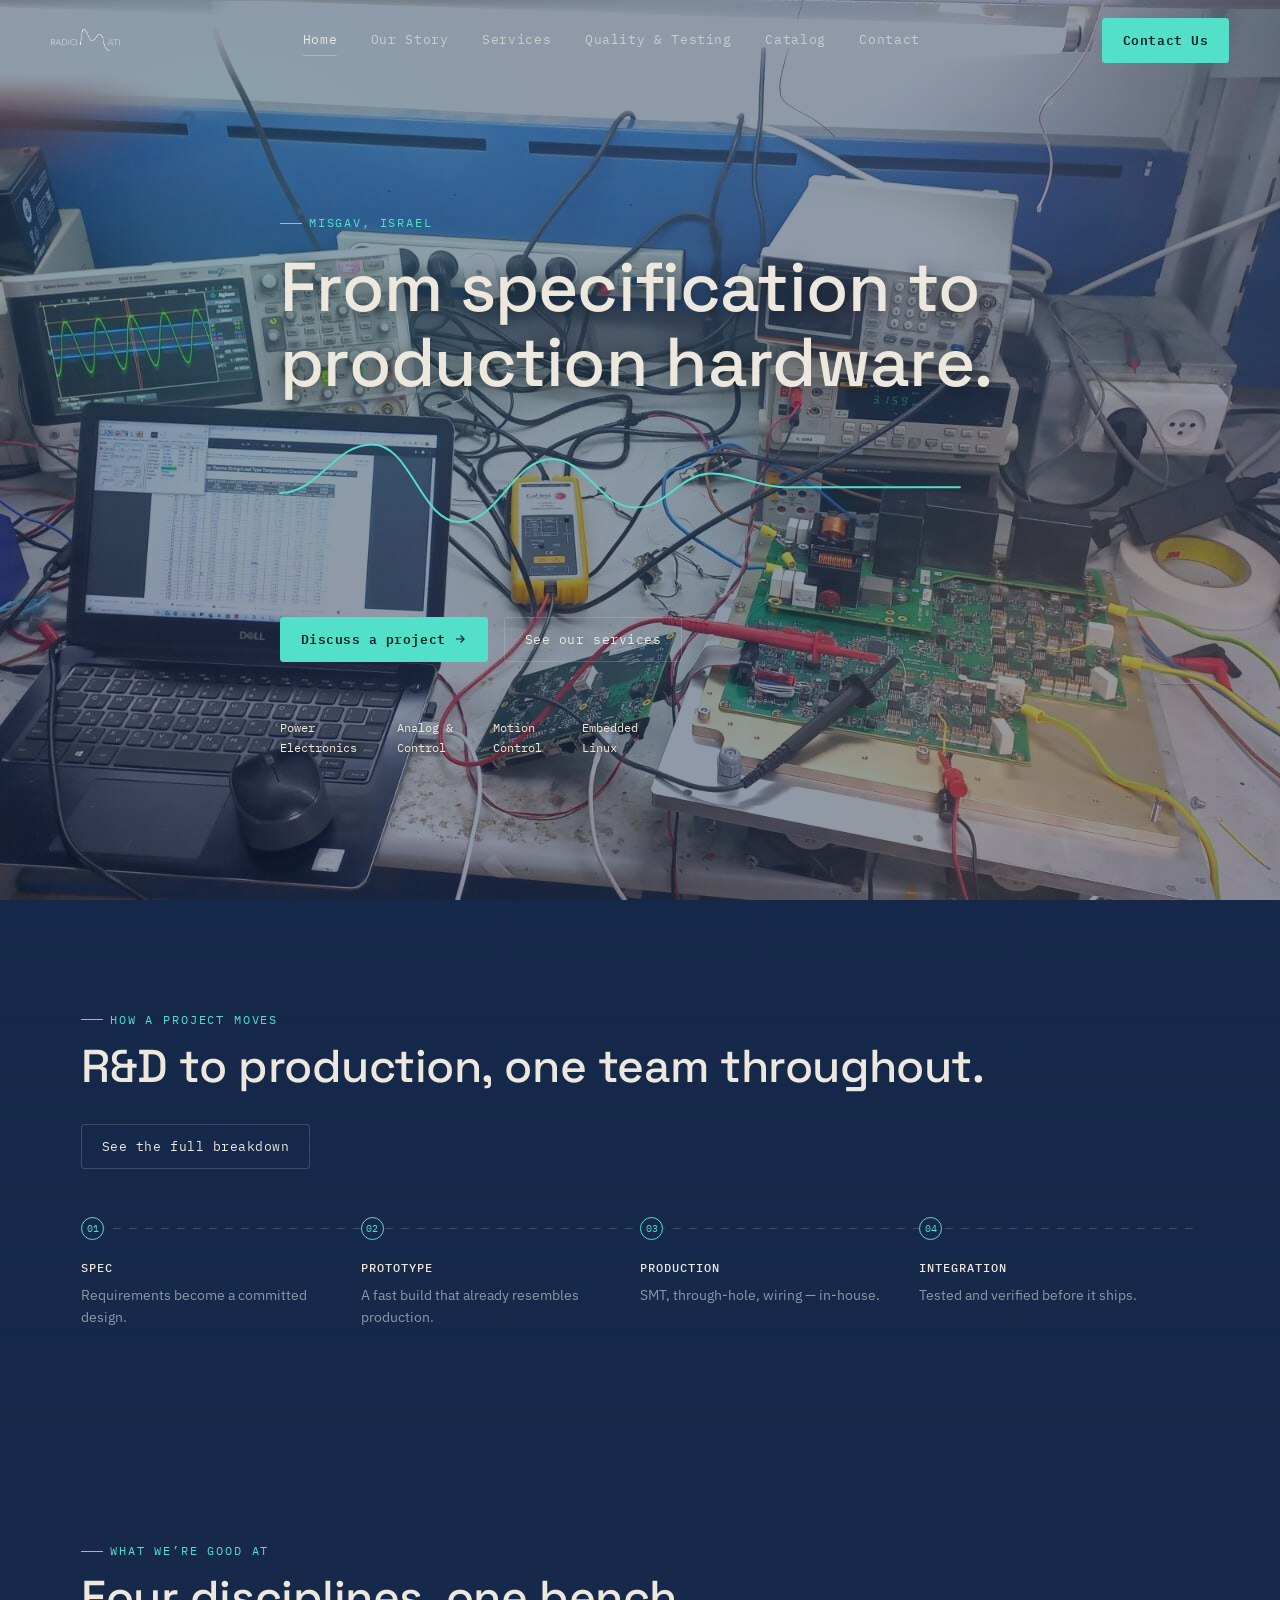
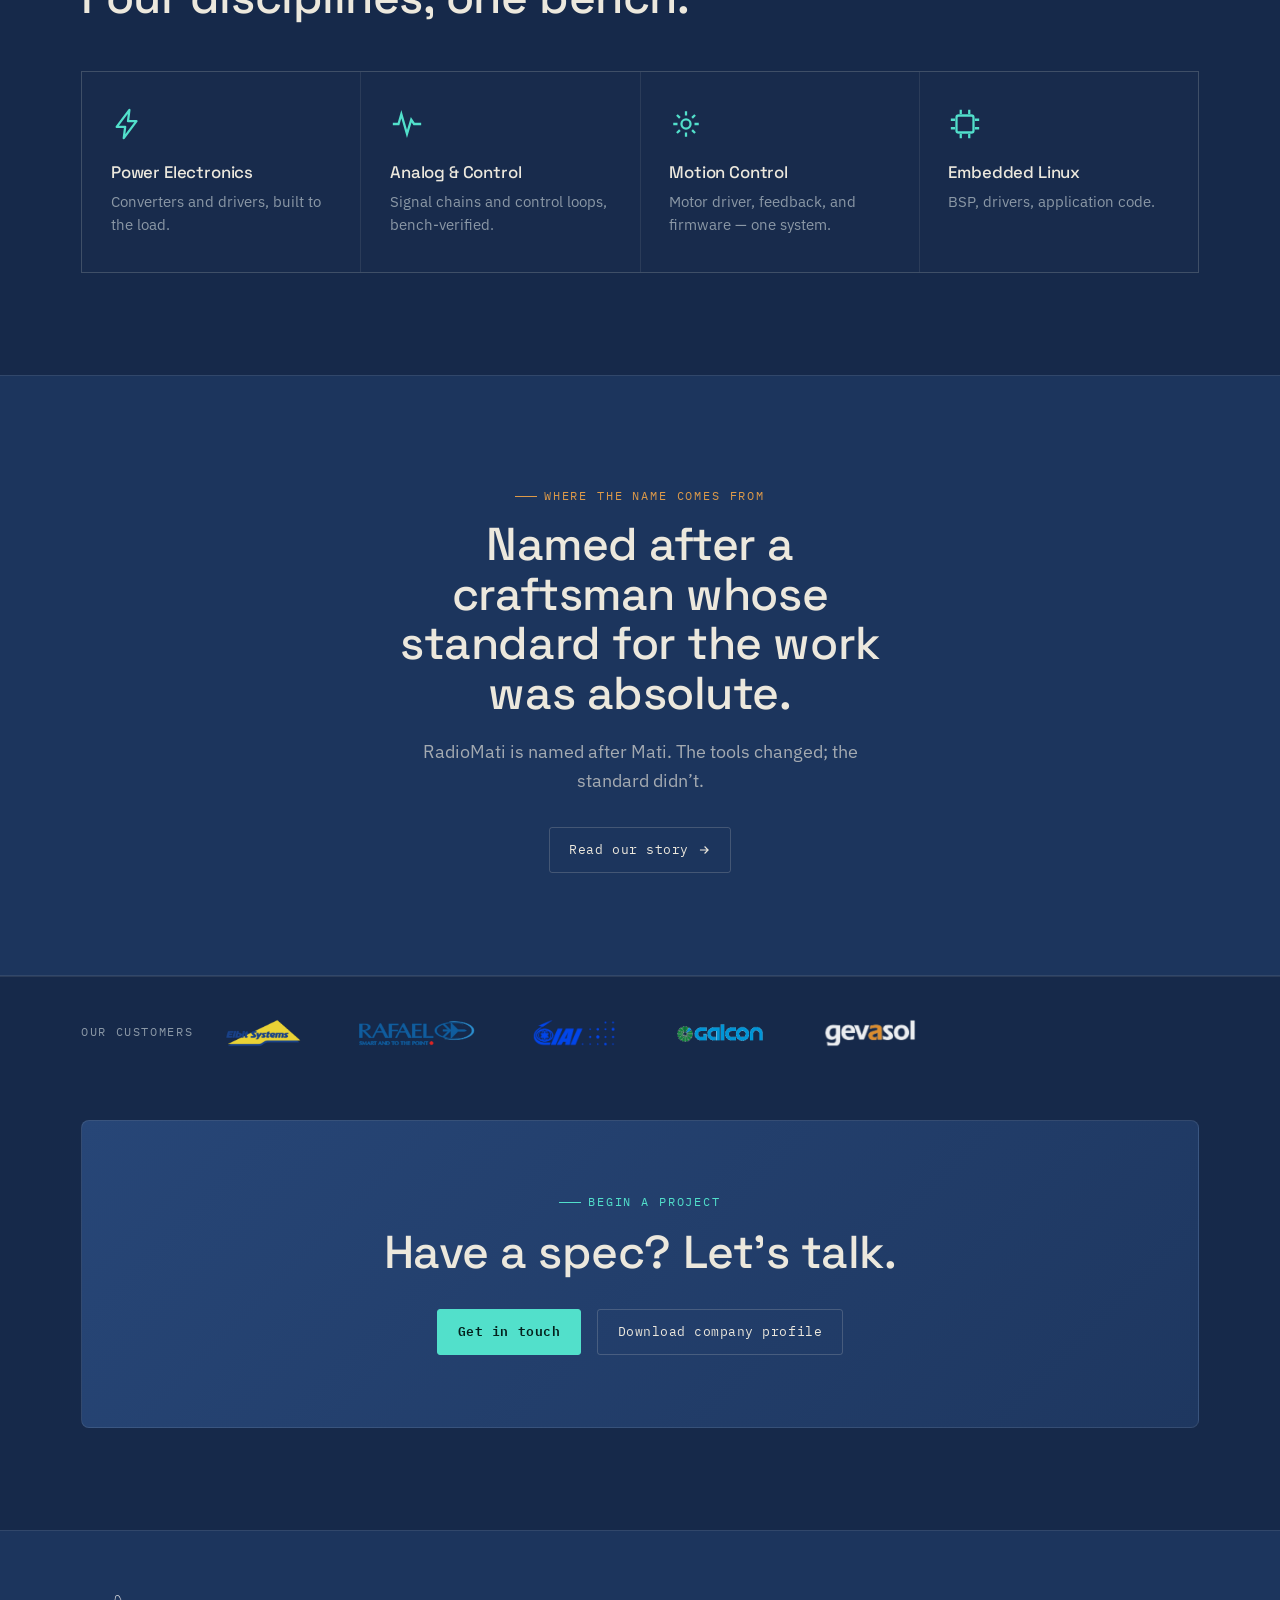
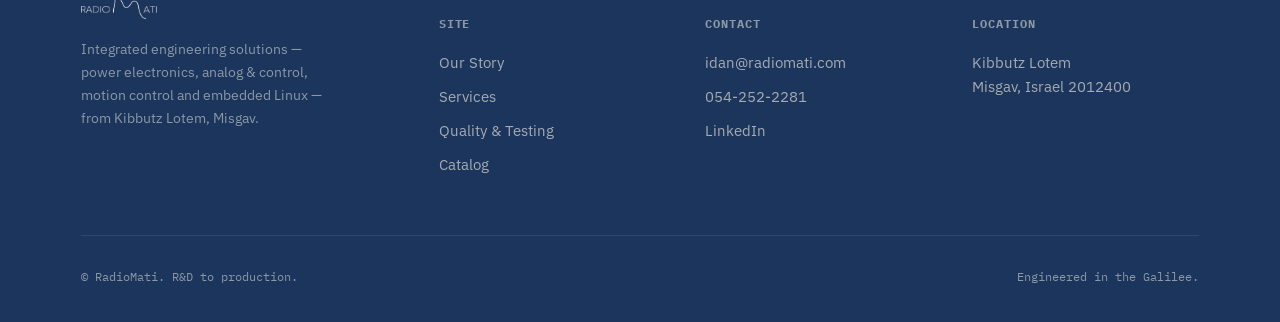
<file: index.html>
<!doctype html>
<html lang="en">
<head>
<meta charset="UTF-8">
<meta name="viewport" content="width=device-width, initial-scale=1.0">
<title>RadioMati — Power Electronics & Embedded R&D, Misgav, Israel</title>
<meta name="description" content="RadioMati designs and builds power electronics, analog &amp; control, motion control and embedded Linux hardware — from first spec to rapid prototype to production, out of Misgav in the Galilee.">
<link rel="icon" type="image/png" href="assets/img/mark-light.png">
<link rel="preconnect" href="https://fonts.googleapis.com">
<link rel="preconnect" href="https://fonts.gstatic.com" crossorigin>
<link href="https://fonts.googleapis.com/css2?family=Space+Grotesk:wght@400;500;600;700&family=IBM+Plex+Sans:wght@400;500;600;700&family=IBM+Plex+Mono:wght@400;500;600&display=swap" rel="stylesheet">
<link rel="stylesheet" href="assets/css/styles.css">
</head>
<body>
<div class="board-backdrop" aria-hidden="true"></div>

<nav class="nav">
  <a href="index.html" class="nav__brand"><img src="assets/img/logo-light.png" alt="RadioMati"></a>
  <div class="nav__links">
    <a href="index.html" class="is-active">Home</a>
    <a href="about.html">Our Story</a>
    <a href="services.html">Services</a>
    <a href="quality.html">Quality &amp; Testing</a>
    <a href="catalog.html">Catalog</a>
    <a href="contact.html">Contact</a>
  </div>
  <a href="contact.html" class="btn btn-primary nav__cta">Contact Us</a>
  <button class="nav__toggle" aria-label="Open menu" aria-expanded="false"><span></span><span></span><span></span></button>
</nav>

<div class="nav__mobile">
  <a href="index.html">Home</a>
  <a href="about.html">Our Story</a>
  <a href="services.html">Services</a>
  <a href="quality.html">Quality &amp; Testing</a>
  <a href="catalog.html">Catalog</a>
  <a href="contact.html">Contact</a>
</div>

<header class="hero">
  <div class="hero__bg"><img src="assets/img/lab-workbench-scope.jpg" alt=""></div>
  <div class="hero__glow" aria-hidden="true"></div>
  <div class="container hero__inner">
    <span class="eyebrow">Misgav, Israel</span>
    <h1 class="display" style="margin-top:1.1rem; max-width:16ch;">From specification to production hardware.</h1>

    <svg class="hero__wave" viewBox="0 0 700 120" fill="none" xmlns="http://www.w3.org/2000/svg" aria-hidden="true">
      <path d="M0,70 C40,70 55,20 95,20 C135,20 145,100 185,100 C225,100 240,35 280,35 C315,35 330,85 365,85 C400,85 410,50 445,50 C475,50 490,64 520,64 L700,64" />
      <path class="pulse" d="M0,70 C40,70 55,20 95,20 C135,20 145,100 185,100 C225,100 240,35 280,35 C315,35 330,85 365,85 C400,85 410,50 445,50 C475,50 490,64 520,64 L700,64" />
    </svg>

    <div class="hero__actions">
      <a href="contact.html" class="btn btn-primary">Discuss a project<svg viewBox="0 0 24 24" stroke="currentColor" stroke-width="2" fill="none"><path d="M5 12h14M13 6l6 6-6 6"/></svg></a>
      <a href="services.html" class="btn btn-ghost">See our services</a>
    </div>

    <div class="hero__meta">
      <div>Power<br>Electronics</div>
      <div>Analog &amp;<br>Control</div>
      <div>Motion<br>Control</div>
      <div>Embedded<br>Linux</div>
    </div>
  </div>
</header>

<section class="section-pad grid-bg pos-f">
  <div class="container">
    <div class="head-row reveal">
      <div>
        <span class="eyebrow">How a project moves</span>
        <h2 class="display" style="margin-top:0.8rem;">R&amp;D to production, one team throughout.</h2>
      </div>
      <a href="services.html" class="btn btn-ghost">See the full breakdown</a>
    </div>

    <div class="rail reveal">
      <div class="rail__step">
        <div class="rail__dot">01</div>
        <h4>Spec</h4>
        <p>Requirements become a committed design.</p>
      </div>
      <div class="rail__step">
        <div class="rail__dot">02</div>
        <h4>Prototype</h4>
        <p>A fast build that already resembles production.</p>
      </div>
      <div class="rail__step">
        <div class="rail__dot">03</div>
        <h4>Production</h4>
        <p>SMT, through-hole, wiring — in-house.</p>
      </div>
      <div class="rail__step">
        <div class="rail__dot">04</div>
        <h4>Integration</h4>
        <p>Tested and verified before it ships.</p>
      </div>
    </div>
  </div>
</section>

<section class="section-pad">
  <div class="container">
    <div class="head-row reveal">
      <div>
        <span class="eyebrow">What we&rsquo;re good at</span>
        <h2 class="display" style="margin-top:0.8rem;">Four disciplines, one bench.</h2>
      </div>
    </div>

    <div class="grid-4 reveal">
      <div class="cap">
        <div class="cap__icon"><svg viewBox="0 0 24 24" fill="none" stroke="currentColor" stroke-width="1.6"><path d="M13 2 4 14h6l-1 8 9-12h-6l1-8Z" stroke-linejoin="round"/></svg></div>
        <h3>Power Electronics</h3>
        <p>Converters and drivers, built to the load.</p>
      </div>
      <div class="cap">
        <div class="cap__icon"><svg viewBox="0 0 24 24" fill="none" stroke="currentColor" stroke-width="1.6"><path d="M2 12h4l2-7 4 14 3-10 2 3h5"/></svg></div>
        <h3>Analog &amp; Control</h3>
        <p>Signal chains and control loops, bench-verified.</p>
      </div>
      <div class="cap">
        <div class="cap__icon"><svg viewBox="0 0 24 24" fill="none" stroke="currentColor" stroke-width="1.6"><circle cx="12" cy="12" r="3.2"/><path d="M12 3v3M12 18v3M3 12h3M18 12h3M5.6 5.6l2.1 2.1M16.3 16.3l2.1 2.1M5.6 18.4l2.1-2.1M16.3 7.7l2.1-2.1"/></svg></div>
        <h3>Motion Control</h3>
        <p>Motor driver, feedback, and firmware — one system.</p>
      </div>
      <div class="cap">
        <div class="cap__icon"><svg viewBox="0 0 24 24" fill="none" stroke="currentColor" stroke-width="1.6"><rect x="6" y="6" width="12" height="12" rx="1.5"/><path d="M9 2v3M15 2v3M9 19v3M15 19v3M2 9h3M2 15h3M19 9h3M19 15h3"/></svg></div>
        <h3>Embedded Linux</h3>
        <p>BSP, drivers, application code.</p>
      </div>
    </div>
  </div>
</section>

<section class="section-pad" style="background:var(--ink-2-t); border-top:1px solid var(--line); border-bottom:1px solid var(--line);">
  <div class="container reveal" style="max-width:620px; text-align:center; margin-left:auto; margin-right:auto;">
    <span class="eyebrow amber" style="justify-content:center;">Where the name comes from</span>
    <h2 class="display" style="margin-top:0.9rem;">Named after a craftsman whose standard for the work was absolute.</h2>
    <p class="lede" style="margin:1.2rem auto 0;">RadioMati is named after Mati. The tools changed; the standard didn&rsquo;t.</p>
    <a href="about.html" class="btn btn-ghost mt-2">Read our story
      <svg viewBox="0 0 24 24" stroke="currentColor" stroke-width="2" fill="none"><path d="M5 12h14M13 6l6 6-6 6"/></svg>
    </a>
  </div>
</section>

<section style="padding:2.6rem 0; border-top:1px solid var(--line);">
  <div class="container partners reveal">
    <span class="partners__label">Our customers</span>
    <div class="partners__row">
      <img src="assets/img/logos/elbit.png" alt="Elbit Systems" loading="lazy" class="partners__mark--color">
      <img src="assets/img/logos/rafael.png" alt="Rafael" loading="lazy" class="partners__mark--color">
      <img src="assets/img/logos/elta-iai.png" alt="ELTA Systems (IAI)" loading="lazy" class="partners__mark--color">
      <img src="assets/img/logos/galcon.png" alt="Galcon" loading="lazy" class="partners__mark--color">
      <img src="assets/img/logos/gevasol.png" alt="Gevasol" loading="lazy" class="partners__mark--color">
    </div>
  </div>
</section>

<section class="section-pad" style="padding-top:2rem;">
  <div class="container">
    <div class="card reveal" style="display:grid; grid-template-columns:1fr; overflow:visible; background:linear-gradient(135deg, var(--ink-3), var(--ink-2)); padding:clamp(2.4rem,6vw,4.5rem); text-align:center; border-radius:8px;">
      <span class="eyebrow" style="justify-content:center;">Begin a project</span>
      <h2 class="display mt-1" style="max-width:20ch; margin-left:auto; margin-right:auto;">Have a spec? Let&rsquo;s talk.</h2>
      <div style="display:flex; justify-content:center; gap:1rem; margin-top:2rem; flex-wrap:wrap;">
        <a href="contact.html" class="btn btn-primary">Get in touch</a>
        <a href="assets/docs/RadioMati-Company-Profile.pdf" class="btn btn-ghost">Download company profile</a>
      </div>
    </div>
  </div>
</section>

<footer class="site-footer">
  <div class="container">
    <div class="footer-grid">
      <div>
        <img src="assets/img/logo-light.png" alt="RadioMati" style="height:24px; margin-bottom:1.1rem;">
        <p class="text-fog" style="max-width:32ch; font-size:0.9rem;">Integrated engineering solutions — power electronics, analog &amp; control, motion control and embedded Linux — from Kibbutz Lotem, Misgav.</p>
      </div>
      <div>
        <h5>Site</h5>
        <a href="about.html">Our Story</a>
        <a href="services.html">Services</a>
        <a href="quality.html">Quality &amp; Testing</a>
        <a href="catalog.html">Catalog</a>
      </div>
      <div>
        <h5>Contact</h5>
        <a href="mailto:idan@radiomati.com">idan@radiomati.com</a>
        <a href="tel:+972542522281">054-252-2281</a>
        <a href="https://www.linkedin.com/company/radiomati" target="_blank" rel="noopener">LinkedIn</a>
      </div>
      <div>
        <h5>Location</h5>
        <a href="contact.html">Kibbutz Lotem<br>Misgav, Israel 2012400</a>
      </div>
    </div>
    <div class="footer-bottom">
      <span>&copy; RadioMati. R&amp;D to production.</span>
      <span>Engineered in the Galilee.</span>
    </div>
  </div>
</footer>

<script src="assets/js/main.js"></script>
</body>
</html>
</file>
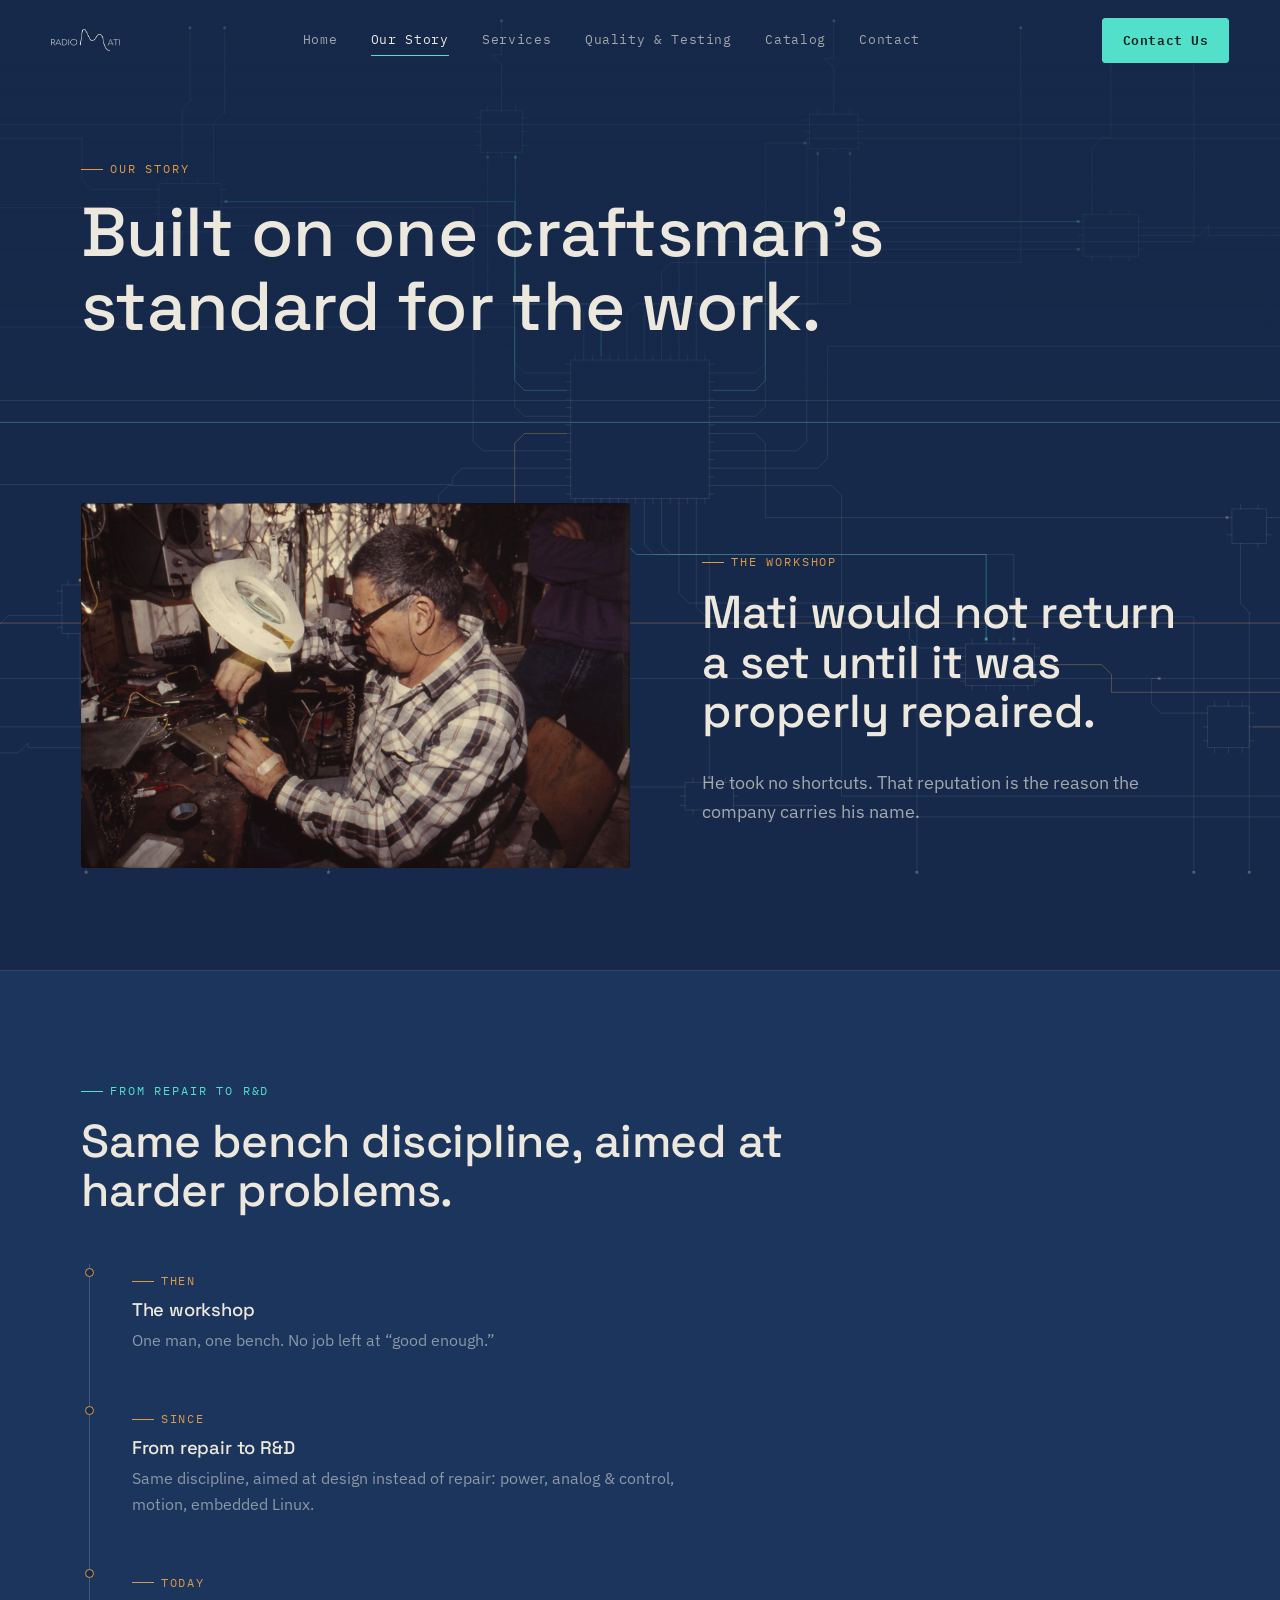
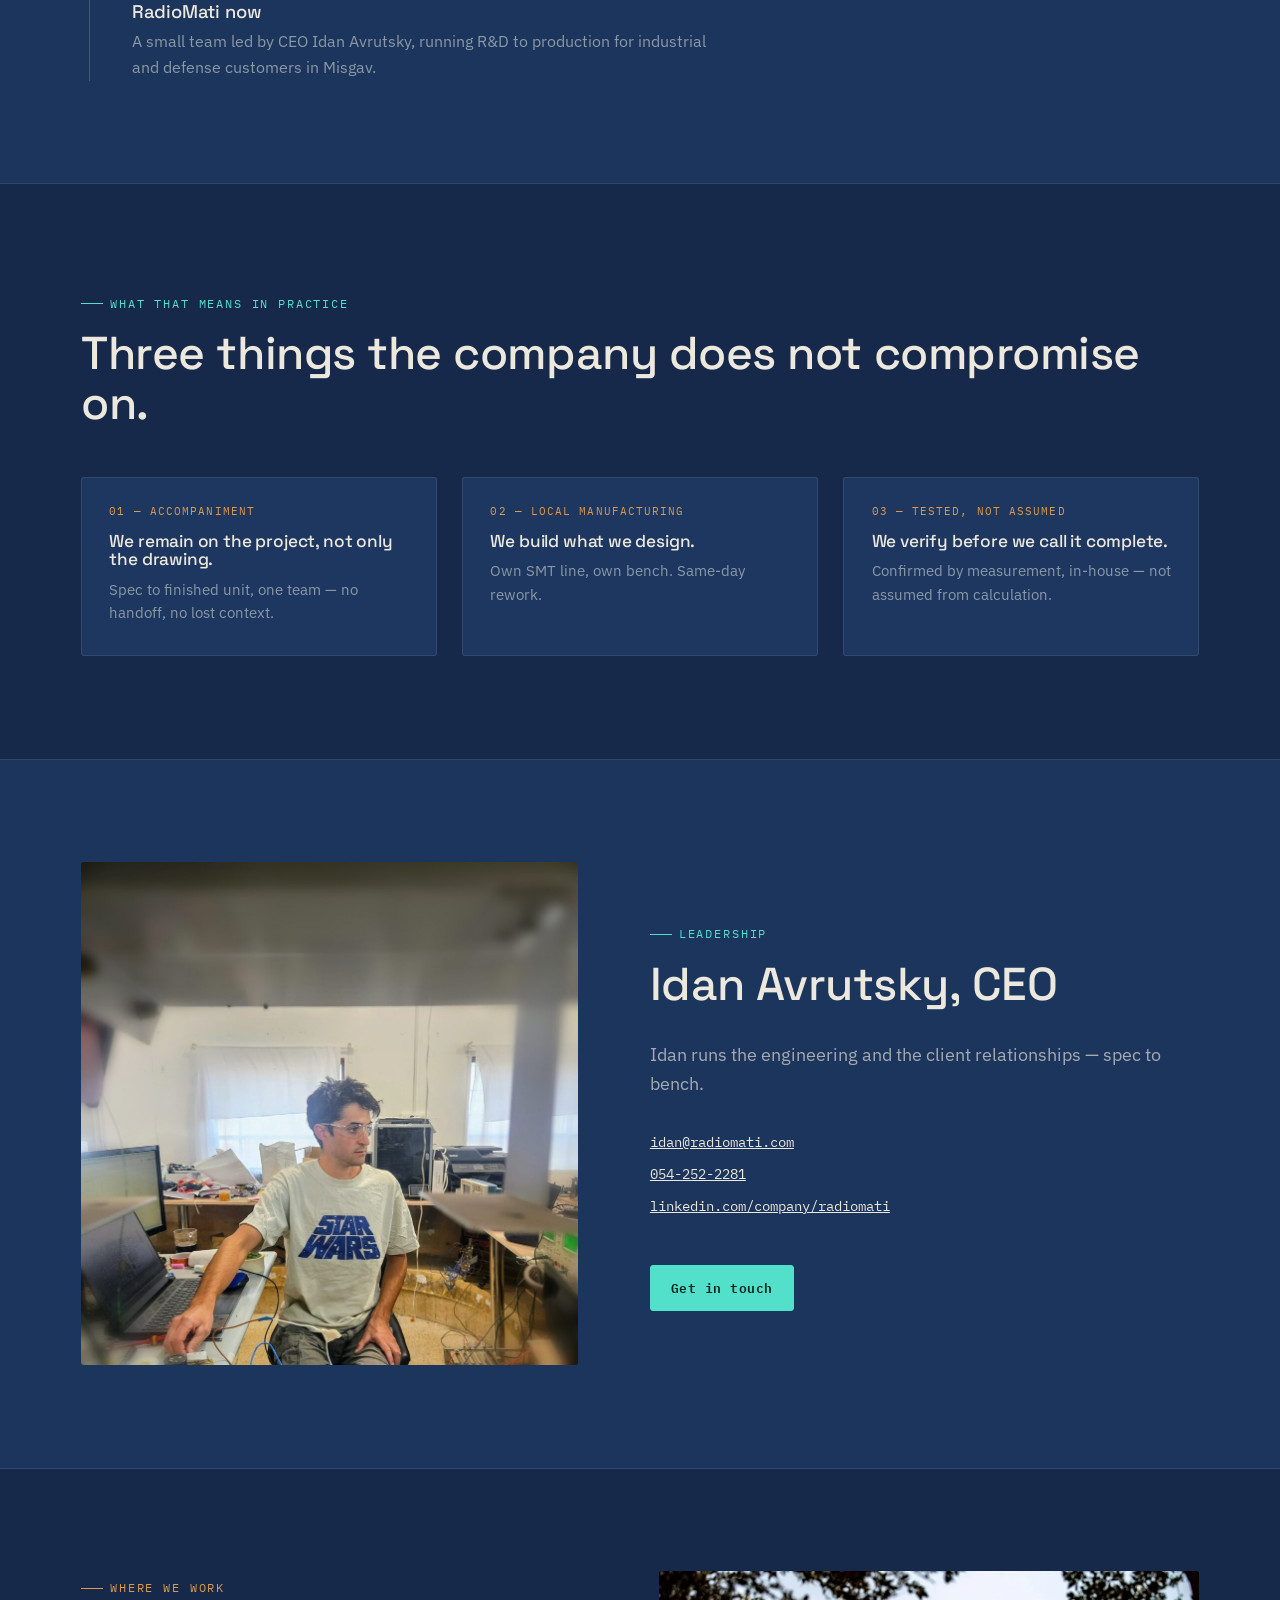
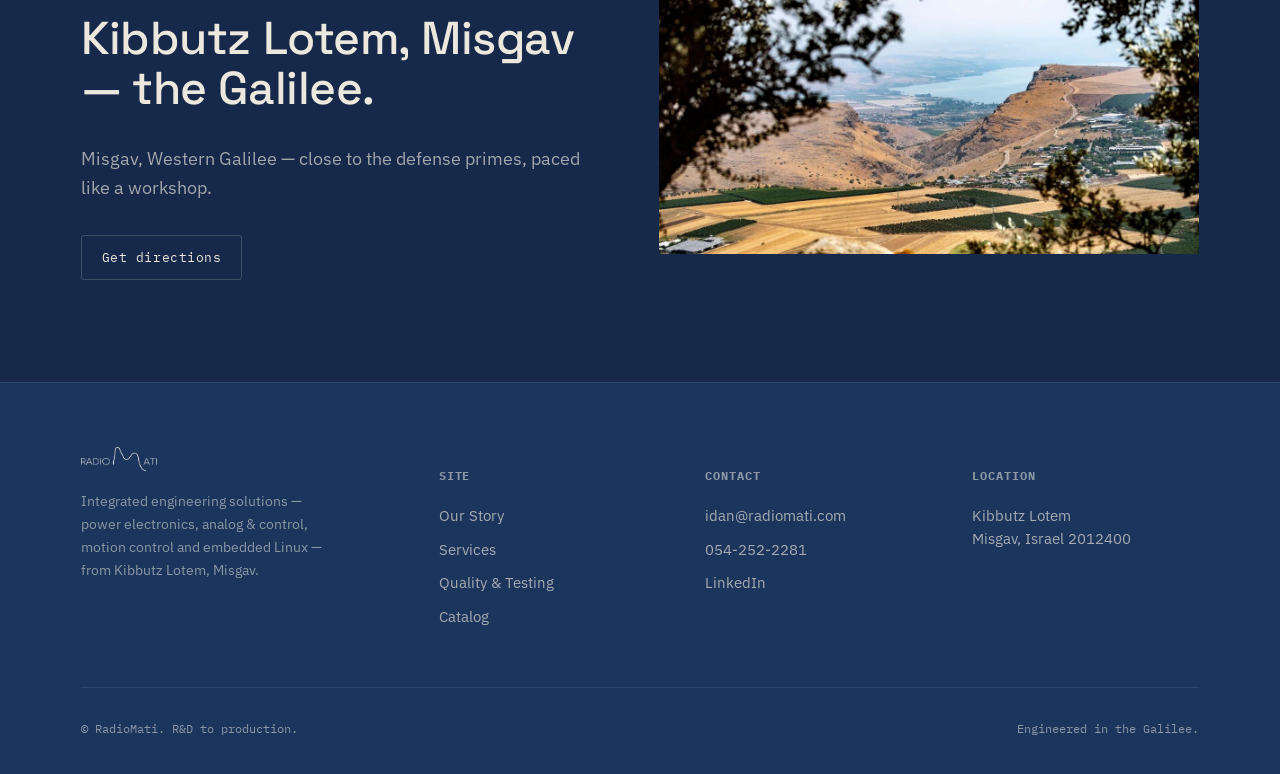
<file: about.html>
<!doctype html>
<html lang="en">
<head>
<meta charset="UTF-8">
<meta name="viewport" content="width=device-width, initial-scale=1.0">
<title>Our Story — RadioMati</title>
<meta name="description" content="RadioMati is named after Mati, a radio repair craftsman whose standard for the work still shapes the company his family runs today from Misgav, Israel.">
<link rel="icon" type="image/png" href="assets/img/mark-light.png">
<link rel="preconnect" href="https://fonts.googleapis.com">
<link rel="preconnect" href="https://fonts.gstatic.com" crossorigin>
<link href="https://fonts.googleapis.com/css2?family=Space+Grotesk:wght@400;500;600;700&family=IBM+Plex+Sans:wght@400;500;600;700&family=IBM+Plex+Mono:wght@400;500;600&display=swap" rel="stylesheet">
<link rel="stylesheet" href="assets/css/styles.css">
</head>
<body>
<div class="board-backdrop" aria-hidden="true"></div>

<nav class="nav">
  <a href="index.html" class="nav__brand"><img src="assets/img/logo-light.png" alt="RadioMati"></a>
  <div class="nav__links">
    <a href="index.html">Home</a>
    <a href="about.html" class="is-active">Our Story</a>
    <a href="services.html">Services</a>
    <a href="quality.html">Quality &amp; Testing</a>
    <a href="catalog.html">Catalog</a>
    <a href="contact.html">Contact</a>
  </div>
  <a href="contact.html" class="btn btn-primary nav__cta">Contact Us</a>
  <button class="nav__toggle" aria-label="Open menu" aria-expanded="false"><span></span><span></span><span></span></button>
</nav>
<div class="nav__mobile">
  <a href="index.html">Home</a>
  <a href="about.html">Our Story</a>
  <a href="services.html">Services</a>
  <a href="quality.html">Quality &amp; Testing</a>
  <a href="catalog.html">Catalog</a>
  <a href="contact.html">Contact</a>
</div>

<header class="page-head grid-bg pos-b">
  <div class="container">
    <span class="eyebrow amber">Our story</span>
    <h1 class="display mt-1" style="max-width:20ch;">Built on one craftsman&rsquo;s standard for the work.</h1>
  </div>
</header>

<section class="section-pad">
  <div class="container split reveal">
    <img src="assets/img/heritage-mati-workshop.jpg" alt="Mati working under a magnifying lamp at his radio repair bench, surrounded by tools and test equipment" loading="lazy">
    <div>
      <span class="eyebrow amber">The workshop</span>
      <h2 class="display mt-1">Mati would not return a set until it was properly repaired.</h2>
      <p class="lede mt-2" style="max-width:54ch;">He took no shortcuts. That reputation is the reason the company carries his name.</p>
    </div>
  </div>
</section>

<section class="section-pad" style="background:var(--ink-2-t); border-top:1px solid var(--line); border-bottom:1px solid var(--line);">
  <div class="container">
    <span class="eyebrow">From repair to R&amp;D</span>
    <h2 class="display mt-1" style="max-width:26ch;">Same bench discipline, aimed at harder problems.</h2>
    <div class="timeline mt-3 reveal">
      <div class="timeline__item">
        <span class="eyebrow amber">Then</span>
        <h3>The workshop</h3>
        <p>One man, one bench. No job left at &ldquo;good enough.&rdquo;</p>
      </div>
      <div class="timeline__item">
        <span class="eyebrow amber">Since</span>
        <h3>From repair to R&amp;D</h3>
        <p>Same discipline, aimed at design instead of repair: power, analog &amp; control, motion, embedded Linux.</p>
      </div>
      <div class="timeline__item">
        <span class="eyebrow amber">Today</span>
        <h3>RadioMati now</h3>
        <p>A small team led by CEO Idan Avrutsky, running R&amp;D to production for industrial and defense customers in Misgav.</p>
      </div>
    </div>
  </div>
</section>

<section class="section-pad">
  <div class="container">
    <div class="head-row reveal">
      <div>
        <span class="eyebrow">What that means in practice</span>
        <h2 class="display mt-1">Three things the company does not compromise on.</h2>
      </div>
    </div>
    <div class="three-col reveal">
      <div class="card">
        <div class="card__body">
          <span class="card__tag">01 — Accompaniment</span>
          <h3>We remain on the project, not only the drawing.</h3>
          <p>Spec to finished unit, one team — no handoff, no lost context.</p>
        </div>
      </div>
      <div class="card">
        <div class="card__body">
          <span class="card__tag">02 — Local manufacturing</span>
          <h3>We build what we design.</h3>
          <p>Own SMT line, own bench. Same-day rework.</p>
        </div>
      </div>
      <div class="card">
        <div class="card__body">
          <span class="card__tag">03 — Tested, not assumed</span>
          <h3>We verify before we call it complete.</h3>
          <p>Confirmed by measurement, in-house — not assumed from calculation.</p>
        </div>
      </div>
    </div>
  </div>
</section>

<section class="section-pad" style="background:var(--ink-2-t); border-top:1px solid var(--line); border-bottom:1px solid var(--line);">
  <div class="container split reverse reveal">
    <div>
      <span class="eyebrow">Leadership</span>
      <h2 class="display mt-1">Idan Avrutsky, CEO</h2>
      <p class="lede mt-2" style="max-width:48ch;">Idan runs the engineering and the client relationships — spec to bench.</p>
      <div class="mt-2" style="font-family:var(--font-mono); font-size:0.88rem; color:var(--fog); display:flex; flex-direction:column; gap:0.6rem;">
        <a href="mailto:idan@radiomati.com" style="color:var(--bone);">idan@radiomati.com</a>
        <a href="tel:+972542522281" style="color:var(--bone);">054-252-2281</a>
        <a href="https://www.linkedin.com/company/radiomati" target="_blank" rel="noopener" style="color:var(--bone);">linkedin.com/company/radiomati</a>
      </div>
      <a href="contact.html" class="btn btn-primary mt-3">Get in touch</a>
    </div>
    <img src="assets/img/ceo-idan-workbench.jpg" alt="Idan Avrutsky at the bench, surrounded by test equipment and an in-progress build" loading="lazy" style="filter:none;">
  </div>
</section>

<section class="section-pad">
  <div class="container two-col reveal">
    <div>
      <span class="eyebrow amber">Where we work</span>
      <h2 class="display mt-1">Kibbutz Lotem, Misgav — the Galilee.</h2>
      <p class="lede mt-2">Misgav, Western Galilee — close to the defense primes, paced like a workshop.</p>
      <a href="contact.html" class="btn btn-ghost mt-2">Get directions</a>
    </div>
    <img src="assets/img/location-galilee-1.jpg" alt="View across the Galilee hills near Misgav" loading="lazy" style="border-radius:var(--radius);">
  </div>
</section>

<footer class="site-footer">
  <div class="container">
    <div class="footer-grid">
      <div>
        <img src="assets/img/logo-light.png" alt="RadioMati" style="height:24px; margin-bottom:1.1rem;">
        <p class="text-fog" style="max-width:32ch; font-size:0.9rem;">Integrated engineering solutions — power electronics, analog &amp; control, motion control and embedded Linux — from Kibbutz Lotem, Misgav.</p>
      </div>
      <div>
        <h5>Site</h5>
        <a href="about.html">Our Story</a>
        <a href="services.html">Services</a>
        <a href="quality.html">Quality &amp; Testing</a>
        <a href="catalog.html">Catalog</a>
      </div>
      <div>
        <h5>Contact</h5>
        <a href="mailto:idan@radiomati.com">idan@radiomati.com</a>
        <a href="tel:+972542522281">054-252-2281</a>
        <a href="https://www.linkedin.com/company/radiomati" target="_blank" rel="noopener">LinkedIn</a>
      </div>
      <div>
        <h5>Location</h5>
        <a href="contact.html">Kibbutz Lotem<br>Misgav, Israel 2012400</a>
      </div>
    </div>
    <div class="footer-bottom">
      <span>&copy; RadioMati. R&amp;D to production.</span>
      <span>Engineered in the Galilee.</span>
    </div>
  </div>
</footer>

<script src="assets/js/main.js"></script>
</body>
</html>
</file>
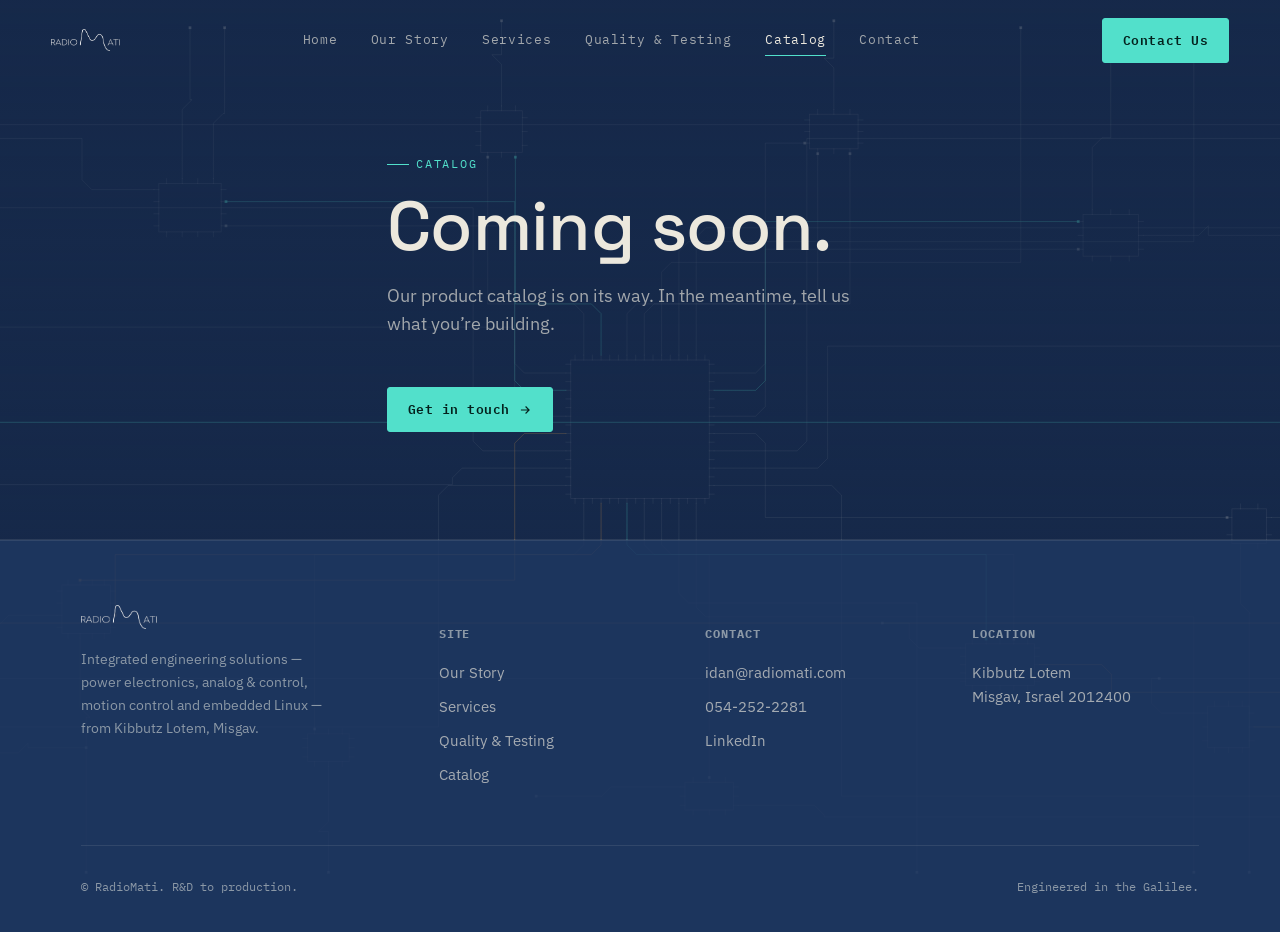
<file: catalog.html>
<!doctype html>
<html lang="en">
<head>
<meta charset="UTF-8">
<meta name="viewport" content="width=device-width, initial-scale=1.0">
<title>Catalog — RadioMati</title>
<meta name="description" content="RadioMati's product catalog is on its way.">
<link rel="icon" type="image/png" href="assets/img/mark-light.png">
<link rel="preconnect" href="https://fonts.googleapis.com">
<link rel="preconnect" href="https://fonts.gstatic.com" crossorigin>
<link href="https://fonts.googleapis.com/css2?family=Space+Grotesk:wght@400;500;600;700&family=IBM+Plex+Sans:wght@400;500;600;700&family=IBM+Plex+Mono:wght@400;500;600&display=swap" rel="stylesheet">
<link rel="stylesheet" href="assets/css/styles.css">
</head>
<body>
<div class="board-backdrop" aria-hidden="true"></div>

<nav class="nav">
  <a href="index.html" class="nav__brand"><img src="assets/img/logo-light.png" alt="RadioMati"></a>
  <div class="nav__links">
    <a href="index.html">Home</a>
    <a href="about.html">Our Story</a>
    <a href="services.html">Services</a>
    <a href="quality.html">Quality &amp; Testing</a>
    <a href="catalog.html" class="is-active">Catalog</a>
    <a href="contact.html">Contact</a>
  </div>
  <a href="contact.html" class="btn btn-primary nav__cta">Contact Us</a>
  <button class="nav__toggle" aria-label="Open menu" aria-expanded="false"><span></span><span></span><span></span></button>
</nav>
<div class="nav__mobile">
  <a href="index.html">Home</a>
  <a href="about.html">Our Story</a>
  <a href="services.html">Services</a>
  <a href="quality.html">Quality &amp; Testing</a>
  <a href="catalog.html">Catalog</a>
  <a href="contact.html">Contact</a>
</div>

<header class="page-head grid-bg" style="min-height:60vh; display:flex; align-items:center; padding-top:6rem;">
  <div class="container reveal">
    <span class="eyebrow">Catalog</span>
    <h1 class="display mt-1" style="max-width:16ch;">Coming soon.</h1>
    <p class="lede mt-2">Our product catalog is on its way. In the meantime, tell us what you&rsquo;re building.</p>
    <a href="contact.html" class="btn btn-primary mt-3">Get in touch
      <svg viewBox="0 0 24 24" stroke="currentColor" stroke-width="2" fill="none"><path d="M5 12h14M13 6l6 6-6 6"/></svg>
    </a>
  </div>
</header>

<footer class="site-footer">
  <div class="container">
    <div class="footer-grid">
      <div>
        <img src="assets/img/logo-light.png" alt="RadioMati" style="height:24px; margin-bottom:1.1rem;">
        <p class="text-fog" style="max-width:32ch; font-size:0.9rem;">Integrated engineering solutions — power electronics, analog &amp; control, motion control and embedded Linux — from Kibbutz Lotem, Misgav.</p>
      </div>
      <div>
        <h5>Site</h5>
        <a href="about.html">Our Story</a>
        <a href="services.html">Services</a>
        <a href="quality.html">Quality &amp; Testing</a>
        <a href="catalog.html">Catalog</a>
      </div>
      <div>
        <h5>Contact</h5>
        <a href="mailto:idan@radiomati.com">idan@radiomati.com</a>
        <a href="tel:+972542522281">054-252-2281</a>
        <a href="https://www.linkedin.com/company/radiomati" target="_blank" rel="noopener">LinkedIn</a>
      </div>
      <div>
        <h5>Location</h5>
        <a href="contact.html">Kibbutz Lotem<br>Misgav, Israel 2012400</a>
      </div>
    </div>
    <div class="footer-bottom">
      <span>&copy; RadioMati. R&amp;D to production.</span>
      <span>Engineered in the Galilee.</span>
    </div>
  </div>
</footer>

<script src="assets/js/main.js"></script>
</body>
</html>
</file>
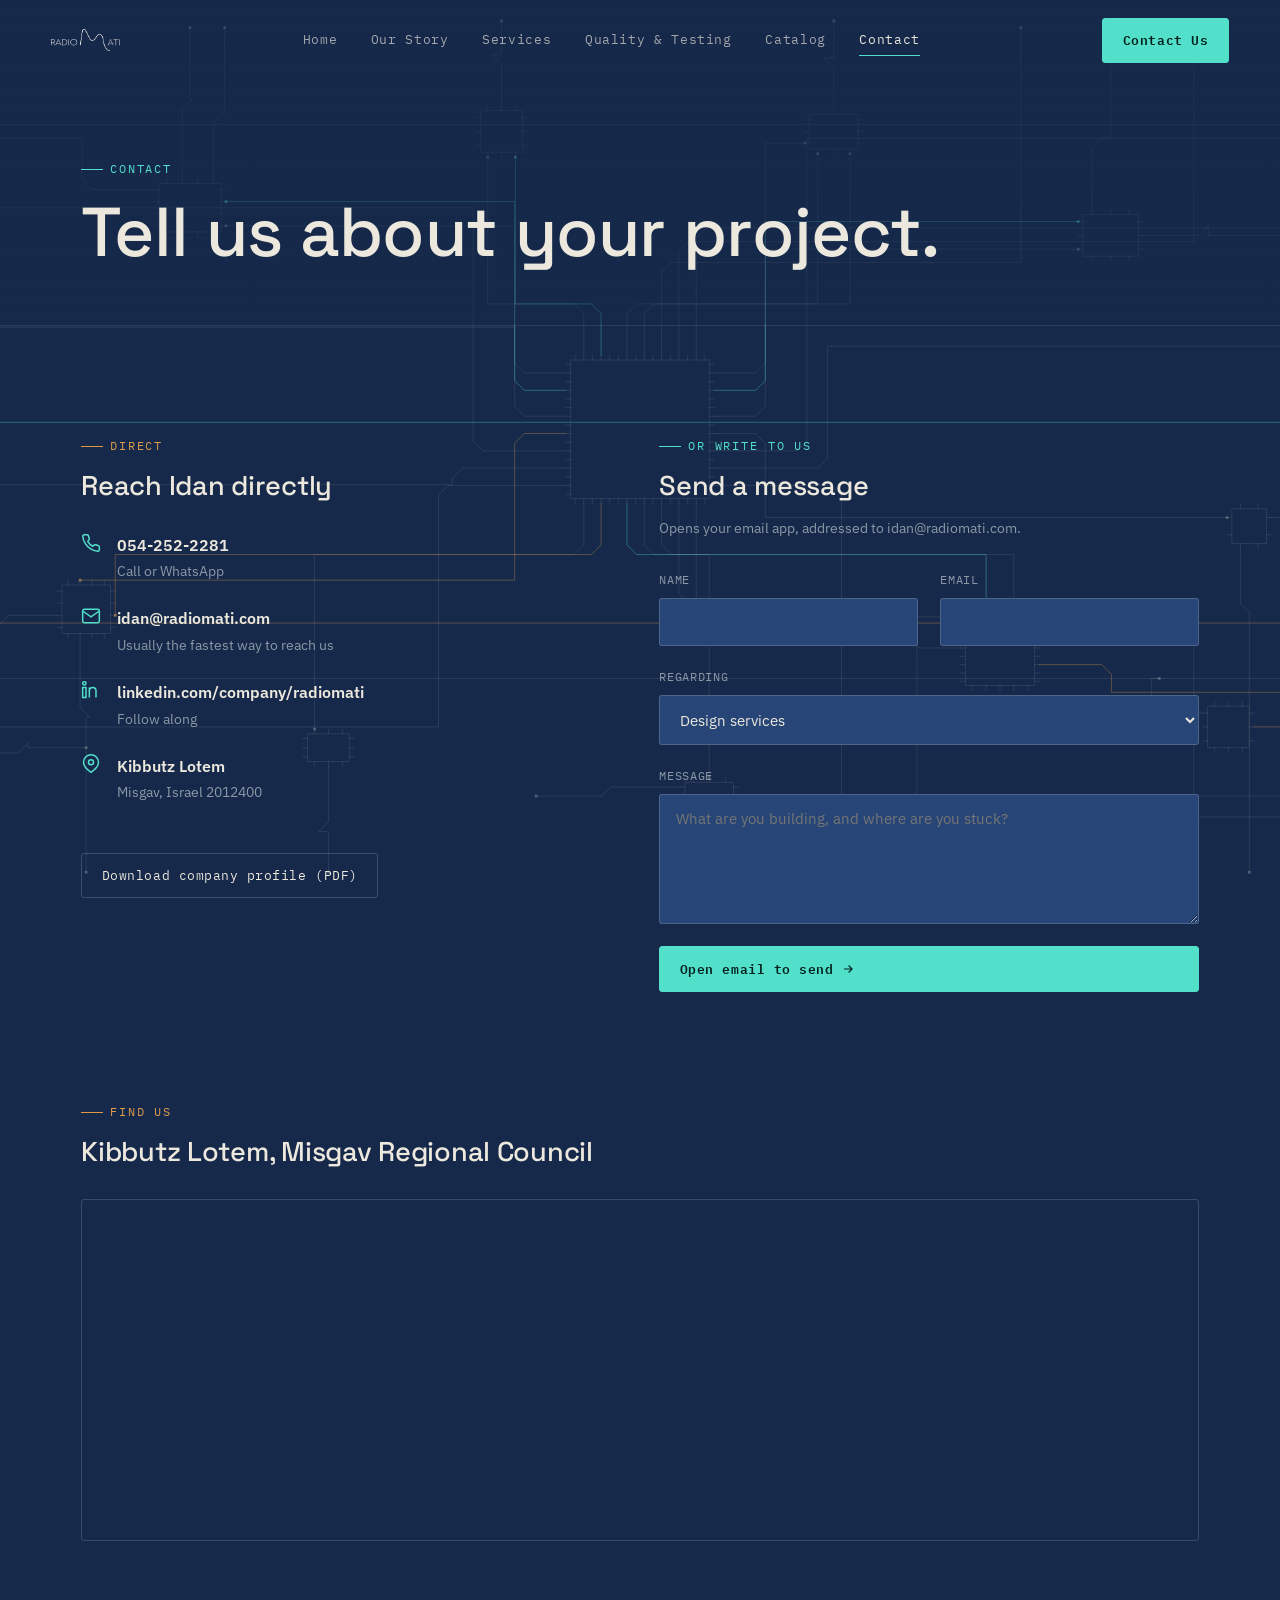
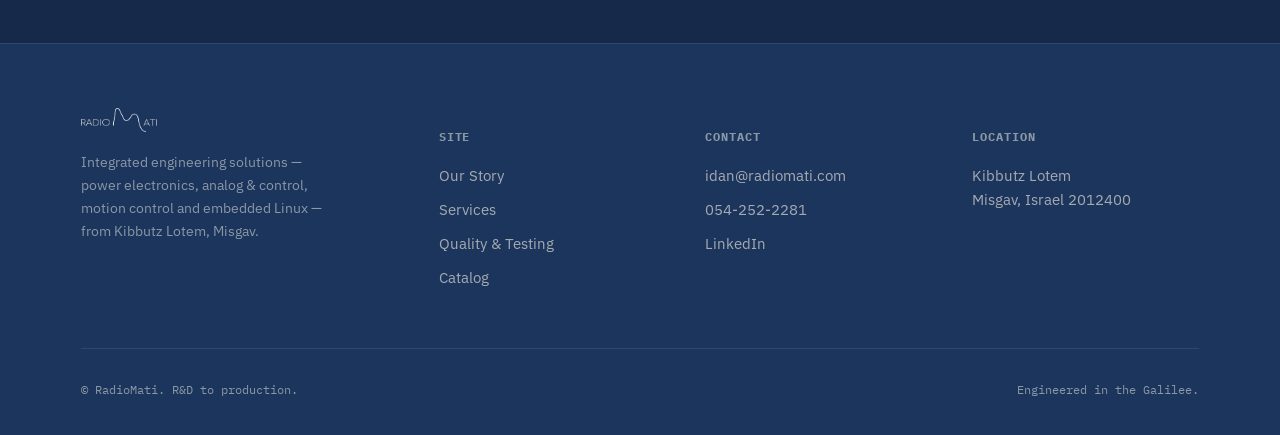
<file: contact.html>
<!doctype html>
<html lang="en">
<head>
<meta charset="UTF-8">
<meta name="viewport" content="width=device-width, initial-scale=1.0">
<title>Contact — RadioMati</title>
<meta name="description" content="Reach RadioMati in Kibbutz Lotem, Misgav — by phone, email, or a message describing your project.">
<link rel="icon" type="image/png" href="assets/img/mark-light.png">
<link rel="preconnect" href="https://fonts.googleapis.com">
<link rel="preconnect" href="https://fonts.gstatic.com" crossorigin>
<link href="https://fonts.googleapis.com/css2?family=Space+Grotesk:wght@400;500;600;700&family=IBM+Plex+Sans:wght@400;500;600;700&family=IBM+Plex+Mono:wght@400;500;600&display=swap" rel="stylesheet">
<link rel="stylesheet" href="assets/css/styles.css">
</head>
<body>
<div class="board-backdrop" aria-hidden="true"></div>

<nav class="nav">
  <a href="index.html" class="nav__brand"><img src="assets/img/logo-light.png" alt="RadioMati"></a>
  <div class="nav__links">
    <a href="index.html">Home</a>
    <a href="about.html">Our Story</a>
    <a href="services.html">Services</a>
    <a href="quality.html">Quality &amp; Testing</a>
    <a href="catalog.html">Catalog</a>
    <a href="contact.html" class="is-active">Contact</a>
  </div>
  <a href="contact.html" class="btn btn-primary nav__cta">Contact Us</a>
  <button class="nav__toggle" aria-label="Open menu" aria-expanded="false"><span></span><span></span><span></span></button>
</nav>
<div class="nav__mobile">
  <a href="index.html">Home</a>
  <a href="about.html">Our Story</a>
  <a href="services.html">Services</a>
  <a href="quality.html">Quality &amp; Testing</a>
  <a href="catalog.html">Catalog</a>
  <a href="contact.html">Contact</a>
</div>

<header class="page-head grid-bg pos-e">
  <div class="container">
    <span class="eyebrow">Contact</span>
    <h1 class="display mt-1" style="max-width:20ch;">Tell us about your project.</h1>
  </div>
</header>

<section class="section-pad">
  <div class="container two-col">
    <div class="reveal">
      <span class="eyebrow amber">Direct</span>
      <h2 class="display mt-1" style="font-size:1.7rem;">Reach Idan directly</h2>
      <div class="mt-2" style="display:flex; flex-direction:column; gap:1.4rem;">
        <a href="tel:+972542522281" style="text-decoration:none; display:flex; gap:1rem; align-items:flex-start;">
          <span style="color:var(--signal); flex-shrink:0;"><svg width="20" height="20" viewBox="0 0 24 24" fill="none" stroke="currentColor" stroke-width="1.8"><path d="M22 16.92v3a2 2 0 0 1-2.18 2 19.79 19.79 0 0 1-8.63-3.07 19.5 19.5 0 0 1-6-6 19.79 19.79 0 0 1-3.07-8.67A2 2 0 0 1 4.11 2h3a2 2 0 0 1 2 1.72c.127.96.361 1.903.7 2.81a2 2 0 0 1-.45 2.11L8.09 9.91a16 16 0 0 0 6 6l1.27-1.27a2 2 0 0 1 2.11-.45c.907.339 1.85.573 2.81.7A2 2 0 0 1 22 16.92Z"/></svg></span>
          <span><strong style="display:block; font-family:var(--font-body); font-weight:600;">054-252-2281</strong><span class="text-fog" style="font-size:0.88rem;">Call or WhatsApp</span></span>
        </a>
        <a href="mailto:idan@radiomati.com" style="text-decoration:none; display:flex; gap:1rem; align-items:flex-start;">
          <span style="color:var(--signal); flex-shrink:0;"><svg width="20" height="20" viewBox="0 0 24 24" fill="none" stroke="currentColor" stroke-width="1.8"><rect x="2" y="4" width="20" height="16" rx="2"/><path d="m22 6-10 7L2 6"/></svg></span>
          <span><strong style="display:block; font-family:var(--font-body); font-weight:600;">idan@radiomati.com</strong><span class="text-fog" style="font-size:0.88rem;">Usually the fastest way to reach us</span></span>
        </a>
        <a href="https://www.linkedin.com/company/radiomati" target="_blank" rel="noopener" style="text-decoration:none; display:flex; gap:1rem; align-items:flex-start;">
          <span style="color:var(--signal); flex-shrink:0;"><svg width="20" height="20" viewBox="0 0 24 24" fill="none" stroke="currentColor" stroke-width="1.8"><rect x="2" y="9" width="4" height="12"/><circle cx="4" cy="4" r="2"/><path d="M10 9v12M10 13a4 4 0 0 1 8 0v8"/></svg></span>
          <span><strong style="display:block; font-family:var(--font-body); font-weight:600;">linkedin.com/company/radiomati</strong><span class="text-fog" style="font-size:0.88rem;">Follow along</span></span>
        </a>
        <div style="display:flex; gap:1rem; align-items:flex-start;">
          <span style="color:var(--signal); flex-shrink:0;"><svg width="20" height="20" viewBox="0 0 24 24" fill="none" stroke="currentColor" stroke-width="1.8"><path d="M21 10c0 6-9 12-9 12s-9-6-9-12a9 9 0 0 1 18 0Z"/><circle cx="12" cy="10" r="3"/></svg></span>
          <span><strong style="display:block; font-family:var(--font-body); font-weight:600;">Kibbutz Lotem</strong><span class="text-fog" style="font-size:0.88rem;">Misgav, Israel 2012400</span></span>
        </div>
      </div>
      <a href="assets/docs/RadioMati-Company-Profile.pdf" class="btn btn-ghost mt-3">Download company profile (PDF)</a>
    </div>

    <div class="reveal">
      <span class="eyebrow">Or write to us</span>
      <h2 class="display mt-1" style="font-size:1.7rem;">Send a message</h2>
      <p class="text-fog mt-1" style="font-size:0.88rem;">Opens your email app, addressed to idan@radiomati.com.</p>
      <form class="form-grid mt-2" id="contact-form">
        <div class="field">
          <label for="name">Name</label>
          <input type="text" id="name" name="name" required autocomplete="name">
        </div>
        <div class="field">
          <label for="email">Email</label>
          <input type="email" id="email" name="email" required autocomplete="email">
        </div>
        <div class="field full">
          <label for="topic">Regarding</label>
          <select id="topic" name="topic">
            <option>Design services</option>
            <option>Rapid prototype production</option>
            <option>Quality &amp; testing / failure investigation</option>
            <option>Something else</option>
          </select>
        </div>
        <div class="field full">
          <label for="message">Message</label>
          <textarea id="message" name="message" required placeholder="What are you building, and where are you stuck?"></textarea>
        </div>
        <div class="field full">
          <button type="submit" class="btn btn-primary">Open email to send
            <svg viewBox="0 0 24 24" stroke="currentColor" stroke-width="2" fill="none"><path d="M5 12h14M13 6l6 6-6 6"/></svg>
          </button>
        </div>
      </form>
    </div>
  </div>
</section>

<section class="section-pad" style="padding-top:0;">
  <div class="container reveal">
    <span class="eyebrow amber">Find us</span>
    <h2 class="display mt-1" style="font-size:1.7rem;">Kibbutz Lotem, Misgav Regional Council</h2>
    <div class="map-frame mt-2">
      <iframe src="https://www.openstreetmap.org/export/embed.html?bbox=35.3372%2C32.8625%2C35.3772%2C32.9025&amp;layer=mapnik&amp;marker=32.8825%2C35.3572" title="Map showing Kibbutz Lotem, Misgav, Israel" loading="lazy"></iframe>
    </div>
  </div>
</section>

<footer class="site-footer">
  <div class="container">
    <div class="footer-grid">
      <div>
        <img src="assets/img/logo-light.png" alt="RadioMati" style="height:24px; margin-bottom:1.1rem;">
        <p class="text-fog" style="max-width:32ch; font-size:0.9rem;">Integrated engineering solutions — power electronics, analog &amp; control, motion control and embedded Linux — from Kibbutz Lotem, Misgav.</p>
      </div>
      <div>
        <h5>Site</h5>
        <a href="about.html">Our Story</a>
        <a href="services.html">Services</a>
        <a href="quality.html">Quality &amp; Testing</a>
        <a href="catalog.html">Catalog</a>
      </div>
      <div>
        <h5>Contact</h5>
        <a href="mailto:idan@radiomati.com">idan@radiomati.com</a>
        <a href="tel:+972542522281">054-252-2281</a>
        <a href="https://www.linkedin.com/company/radiomati" target="_blank" rel="noopener">LinkedIn</a>
      </div>
      <div>
        <h5>Location</h5>
        <a href="contact.html">Kibbutz Lotem<br>Misgav, Israel 2012400</a>
      </div>
    </div>
    <div class="footer-bottom">
      <span>&copy; RadioMati. R&amp;D to production.</span>
      <span>Engineered in the Galilee.</span>
    </div>
  </div>
</footer>

<script src="assets/js/main.js"></script>
<script>
  document.getElementById('contact-form').addEventListener('submit', function (e) {
    e.preventDefault();
    const name = document.getElementById('name').value;
    const email = document.getElementById('email').value;
    const topic = document.getElementById('topic').value;
    const message = document.getElementById('message').value;
    const subject = encodeURIComponent('RadioMati inquiry — ' + topic);
    const body = encodeURIComponent(message + '\n\n— ' + name + ' (' + email + ')');
    window.location.href = 'mailto:idan@radiomati.com?subject=' + subject + '&body=' + body;
  });
</script>
</body>
</html>
</file>
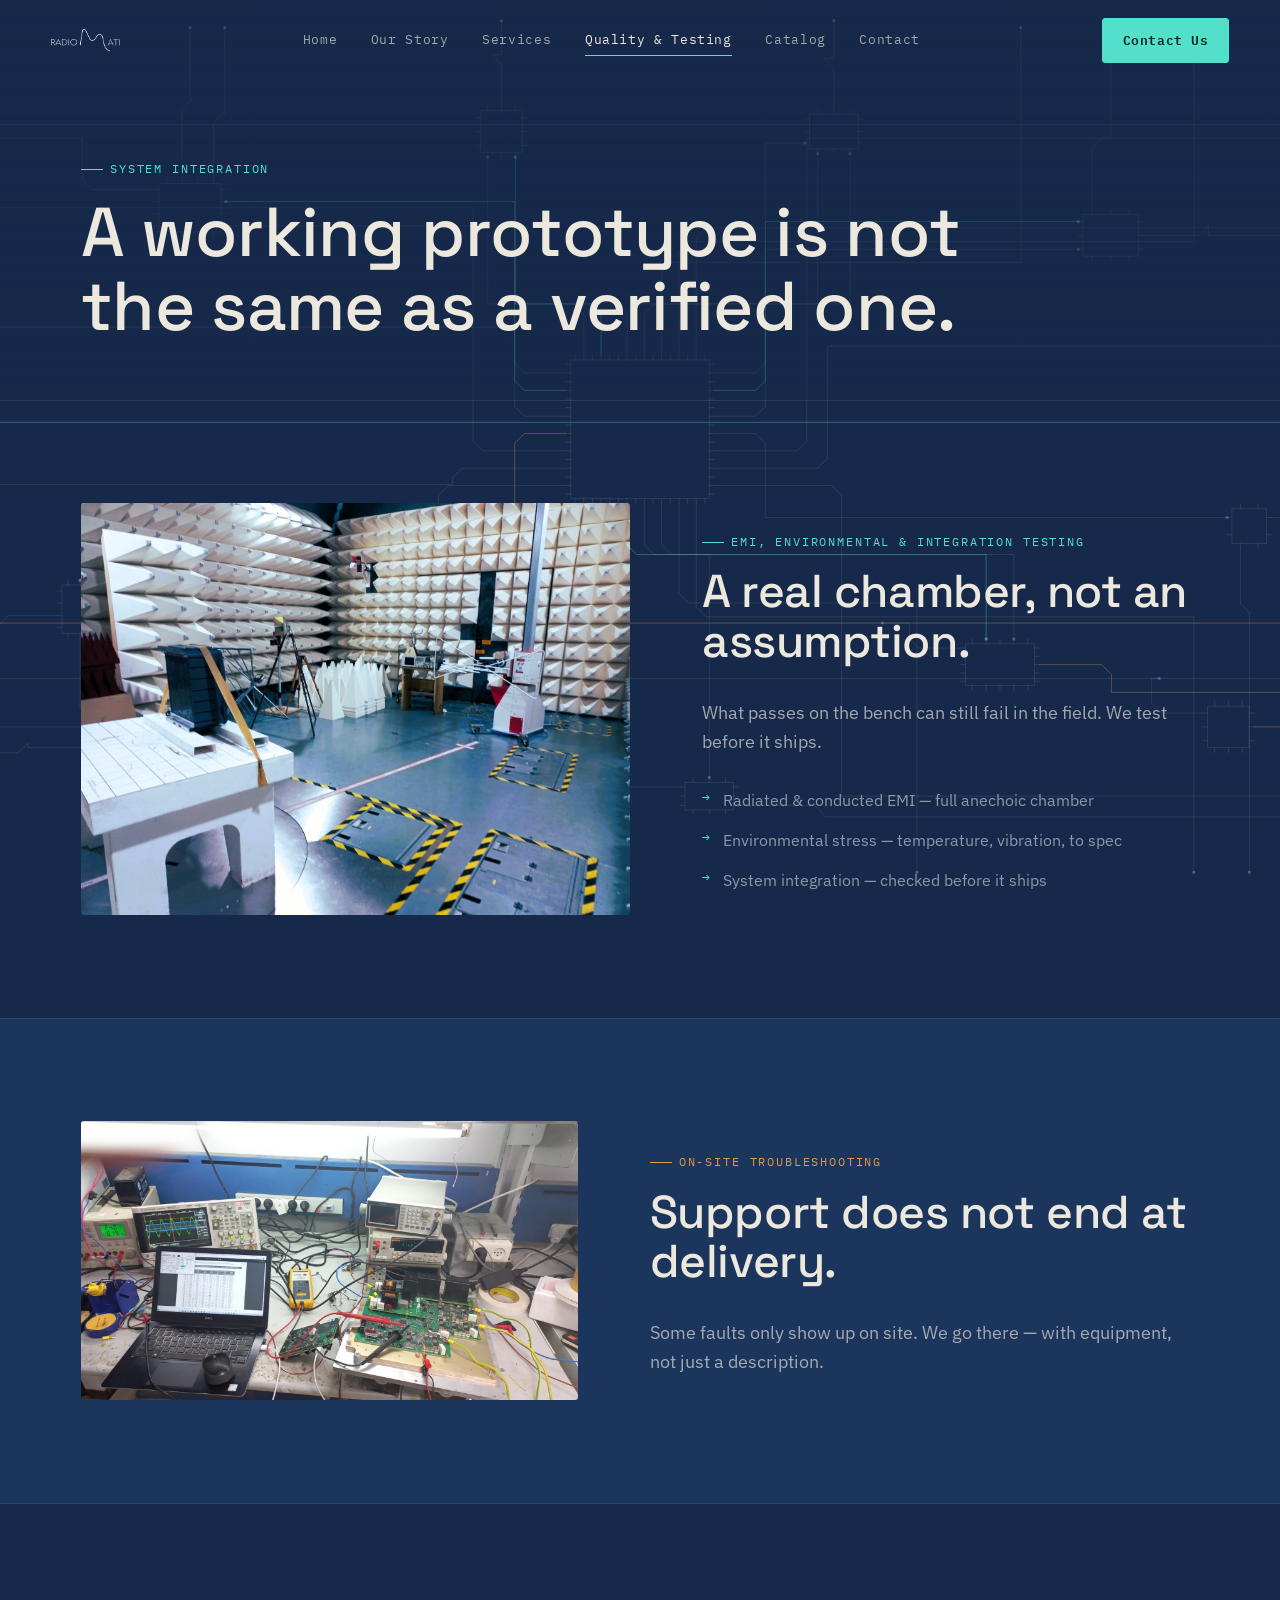
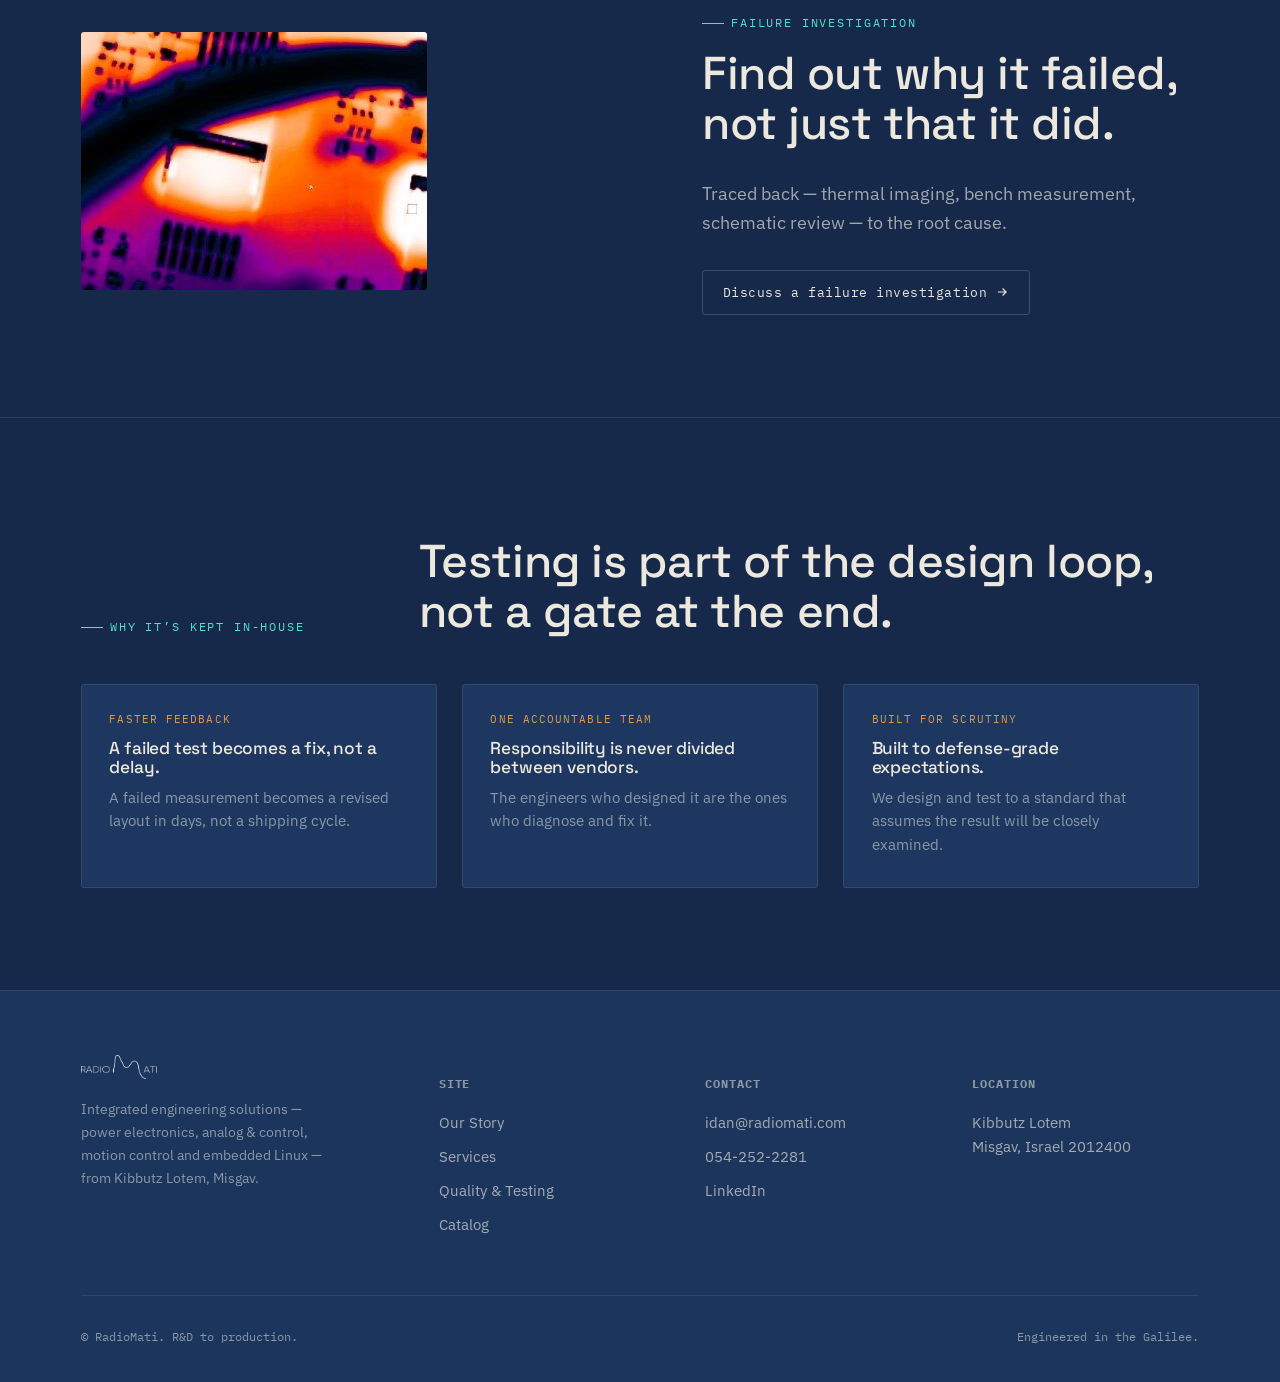
<file: quality.html>
<!doctype html>
<html lang="en">
<head>
<meta charset="UTF-8">
<meta name="viewport" content="width=device-width, initial-scale=1.0">
<title>Quality &amp; Testing — RadioMati</title>
<meta name="description" content="EMI and environmental testing, system integration, on-site troubleshooting and failure investigation — how RadioMati verifies hardware before it ships.">
<link rel="icon" type="image/png" href="assets/img/mark-light.png">
<link rel="preconnect" href="https://fonts.googleapis.com">
<link rel="preconnect" href="https://fonts.gstatic.com" crossorigin>
<link href="https://fonts.googleapis.com/css2?family=Space+Grotesk:wght@400;500;600;700&family=IBM+Plex+Sans:wght@400;500;600;700&family=IBM+Plex+Mono:wght@400;500;600&display=swap" rel="stylesheet">
<link rel="stylesheet" href="assets/css/styles.css">
</head>
<body>
<div class="board-backdrop" aria-hidden="true"></div>

<nav class="nav">
  <a href="index.html" class="nav__brand"><img src="assets/img/logo-light.png" alt="RadioMati"></a>
  <div class="nav__links">
    <a href="index.html">Home</a>
    <a href="about.html">Our Story</a>
    <a href="services.html">Services</a>
    <a href="quality.html" class="is-active">Quality &amp; Testing</a>
    <a href="catalog.html">Catalog</a>
    <a href="contact.html">Contact</a>
  </div>
  <a href="contact.html" class="btn btn-primary nav__cta">Contact Us</a>
  <button class="nav__toggle" aria-label="Open menu" aria-expanded="false"><span></span><span></span><span></span></button>
</nav>
<div class="nav__mobile">
  <a href="index.html">Home</a>
  <a href="about.html">Our Story</a>
  <a href="services.html">Services</a>
  <a href="quality.html">Quality &amp; Testing</a>
  <a href="catalog.html">Catalog</a>
  <a href="contact.html">Contact</a>
</div>

<header class="page-head grid-bg pos-c">
  <div class="container">
    <span class="eyebrow">System integration</span>
    <h1 class="display mt-1" style="max-width:22ch;">A working prototype is not the same as a verified one.</h1>
  </div>
</header>

<section class="section-pad">
  <div class="container split reveal">
    <img src="assets/img/lab-anechoic-chamber.jpg" alt="Full anechoic chamber with RF absorbers, antenna mast and turntable, used for EMI and radiated emissions testing" loading="lazy" style="filter:none;">
    <div>
      <span class="eyebrow">EMI, environmental &amp; integration testing</span>
      <h2 class="display mt-1">A real chamber, not an assumption.</h2>
      <p class="lede mt-2" style="max-width:50ch;">What passes on the bench can still fail in the field. We test before it ships.</p>
      <ul class="mt-2" style="display:flex; flex-direction:column; gap:0.9rem;">
        <li style="display:flex; gap:0.8rem; align-items:flex-start;"><span style="color:var(--signal); font-family:var(--font-mono); font-size:0.8rem;">→</span><span class="text-fog">Radiated &amp; conducted EMI — full anechoic chamber</span></li>
        <li style="display:flex; gap:0.8rem; align-items:flex-start;"><span style="color:var(--signal); font-family:var(--font-mono); font-size:0.8rem;">→</span><span class="text-fog">Environmental stress — temperature, vibration, to spec</span></li>
        <li style="display:flex; gap:0.8rem; align-items:flex-start;"><span style="color:var(--signal); font-family:var(--font-mono); font-size:0.8rem;">→</span><span class="text-fog">System integration — checked before it ships</span></li>
      </ul>
    </div>
  </div>
</section>

<section class="section-pad" style="background:var(--ink-2-t); border-top:1px solid var(--line); border-bottom:1px solid var(--line);">
  <div class="container split reverse reveal">
    <div>
      <span class="eyebrow amber">On-site troubleshooting</span>
      <h2 class="display mt-1">Support does not end at delivery.</h2>
      <p class="lede mt-2" style="max-width:50ch;">Some faults only show up on site. We go there — with equipment, not just a description.</p>
    </div>
    <img src="assets/img/lab-workbench-scope.jpg" alt="Engineer probing a board on the bench with an oscilloscope and lab power supplies" loading="lazy" style="filter:none;">
  </div>
</section>

<section class="section-pad">
  <div class="container split reveal">
    <img src="assets/img/failure-thermal-scan.jpg" alt="Thermal camera image showing a hot component on a populated PCB during failure investigation" loading="lazy" style="filter:none;">
    <div>
      <span class="eyebrow">Failure investigation</span>
      <h2 class="display mt-1">Find out why it failed, not just that it did.</h2>
      <p class="lede mt-2" style="max-width:50ch;">Traced back — thermal imaging, bench measurement, schematic review — to the root cause.</p>
      <a href="contact.html" class="btn btn-ghost mt-2">Discuss a failure investigation
        <svg viewBox="0 0 24 24" stroke="currentColor" stroke-width="2" fill="none"><path d="M5 12h14M13 6l6 6-6 6"/></svg>
      </a>
    </div>
  </div>
</section>

<section class="section-pad" style="border-top:1px solid var(--line);">
  <div class="container">
    <div class="head-row reveal">
      <span class="eyebrow">Why it&rsquo;s kept in-house</span>
      <h2 class="display mt-1" style="max-width:26ch;">Testing is part of the design loop, not a gate at the end.</h2>
    </div>
    <div class="three-col reveal">
      <div class="card"><div class="card__body">
        <span class="card__tag">Faster feedback</span>
        <h3>A failed test becomes a fix, not a delay.</h3>
        <p>A failed measurement becomes a revised layout in days, not a shipping cycle.</p>
      </div></div>
      <div class="card"><div class="card__body">
        <span class="card__tag">One accountable team</span>
        <h3>Responsibility is never divided between vendors.</h3>
        <p>The engineers who designed it are the ones who diagnose and fix it.</p>
      </div></div>
      <div class="card"><div class="card__body">
        <span class="card__tag">Built for scrutiny</span>
        <h3>Built to defense-grade expectations.</h3>
        <p>We design and test to a standard that assumes the result will be closely examined.</p>
      </div></div>
    </div>
  </div>
</section>

<footer class="site-footer">
  <div class="container">
    <div class="footer-grid">
      <div>
        <img src="assets/img/logo-light.png" alt="RadioMati" style="height:24px; margin-bottom:1.1rem;">
        <p class="text-fog" style="max-width:32ch; font-size:0.9rem;">Integrated engineering solutions — power electronics, analog &amp; control, motion control and embedded Linux — from Kibbutz Lotem, Misgav.</p>
      </div>
      <div>
        <h5>Site</h5>
        <a href="about.html">Our Story</a>
        <a href="services.html">Services</a>
        <a href="quality.html">Quality &amp; Testing</a>
        <a href="catalog.html">Catalog</a>
      </div>
      <div>
        <h5>Contact</h5>
        <a href="mailto:idan@radiomati.com">idan@radiomati.com</a>
        <a href="tel:+972542522281">054-252-2281</a>
        <a href="https://www.linkedin.com/company/radiomati" target="_blank" rel="noopener">LinkedIn</a>
      </div>
      <div>
        <h5>Location</h5>
        <a href="contact.html">Kibbutz Lotem<br>Misgav, Israel 2012400</a>
      </div>
    </div>
    <div class="footer-bottom">
      <span>&copy; RadioMati. R&amp;D to production.</span>
      <span>Engineered in the Galilee.</span>
    </div>
  </div>
</footer>

<script src="assets/js/main.js"></script>
</body>
</html>
</file>
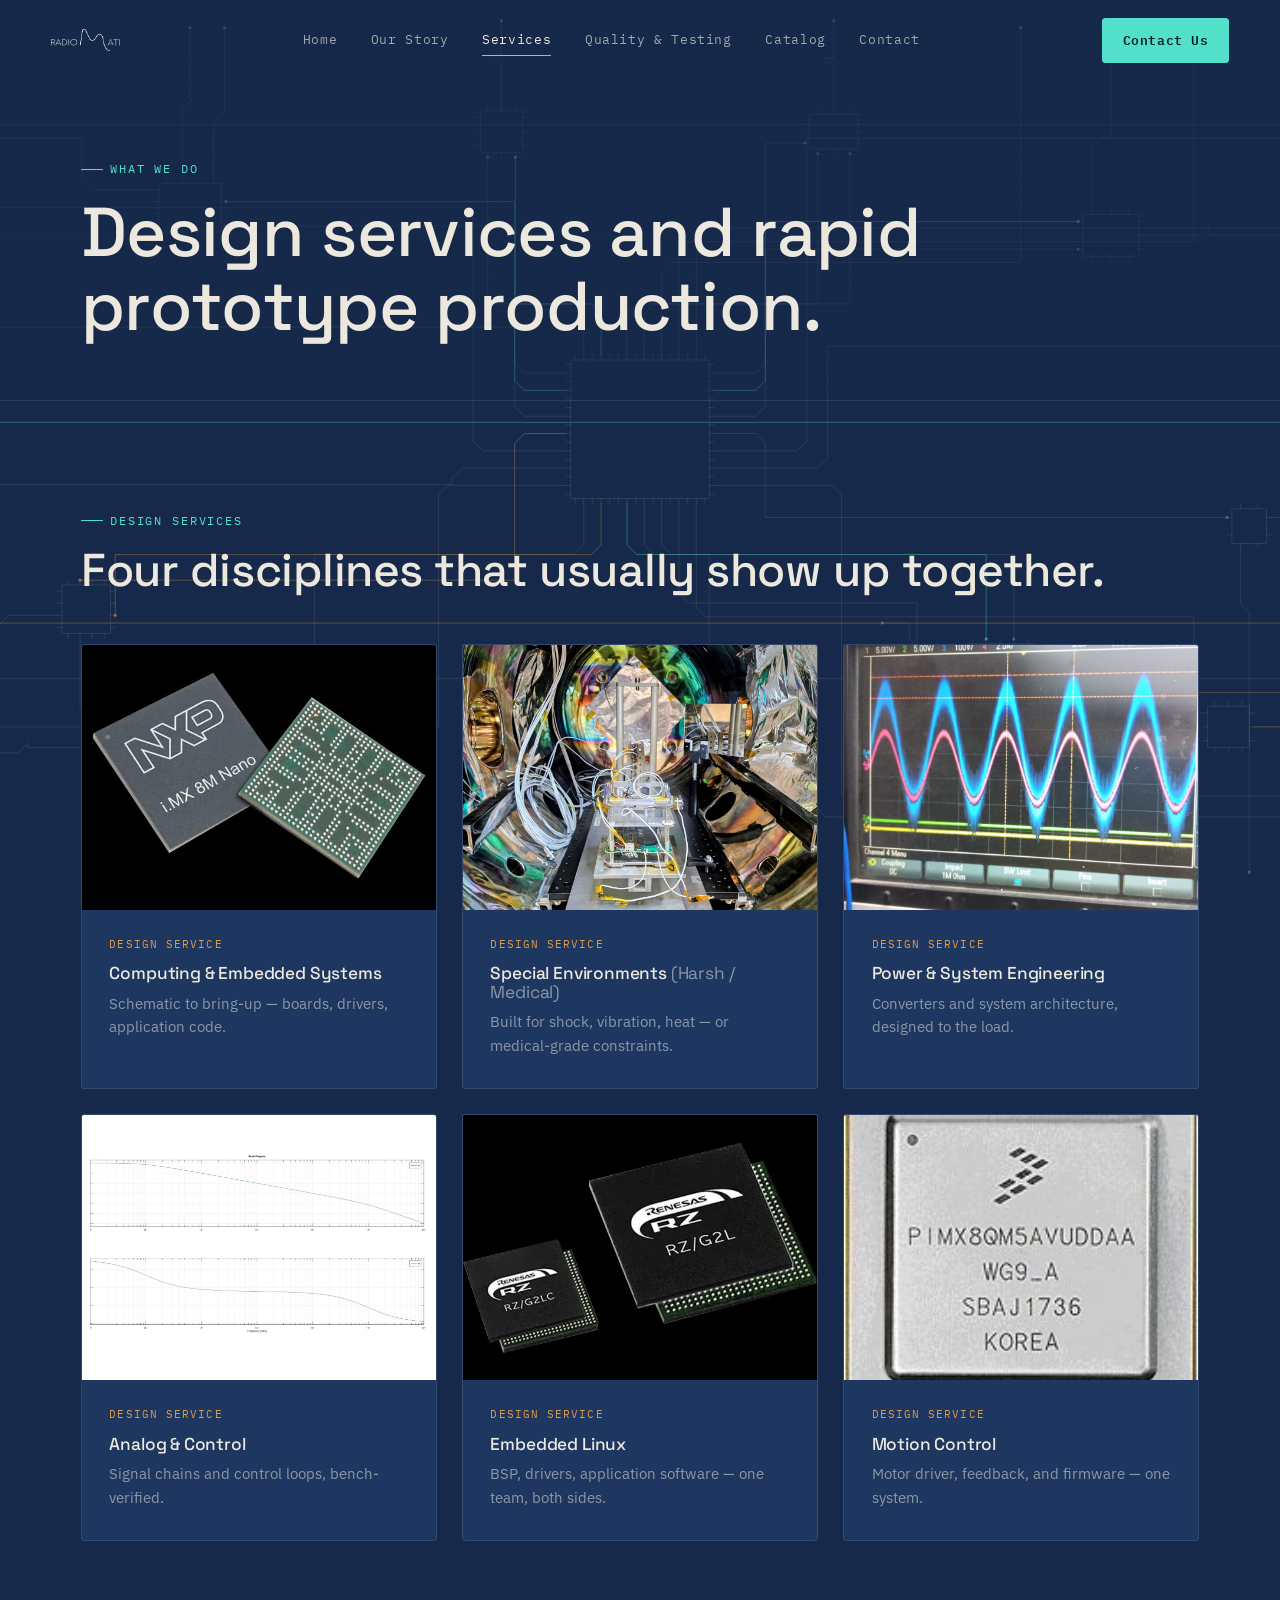
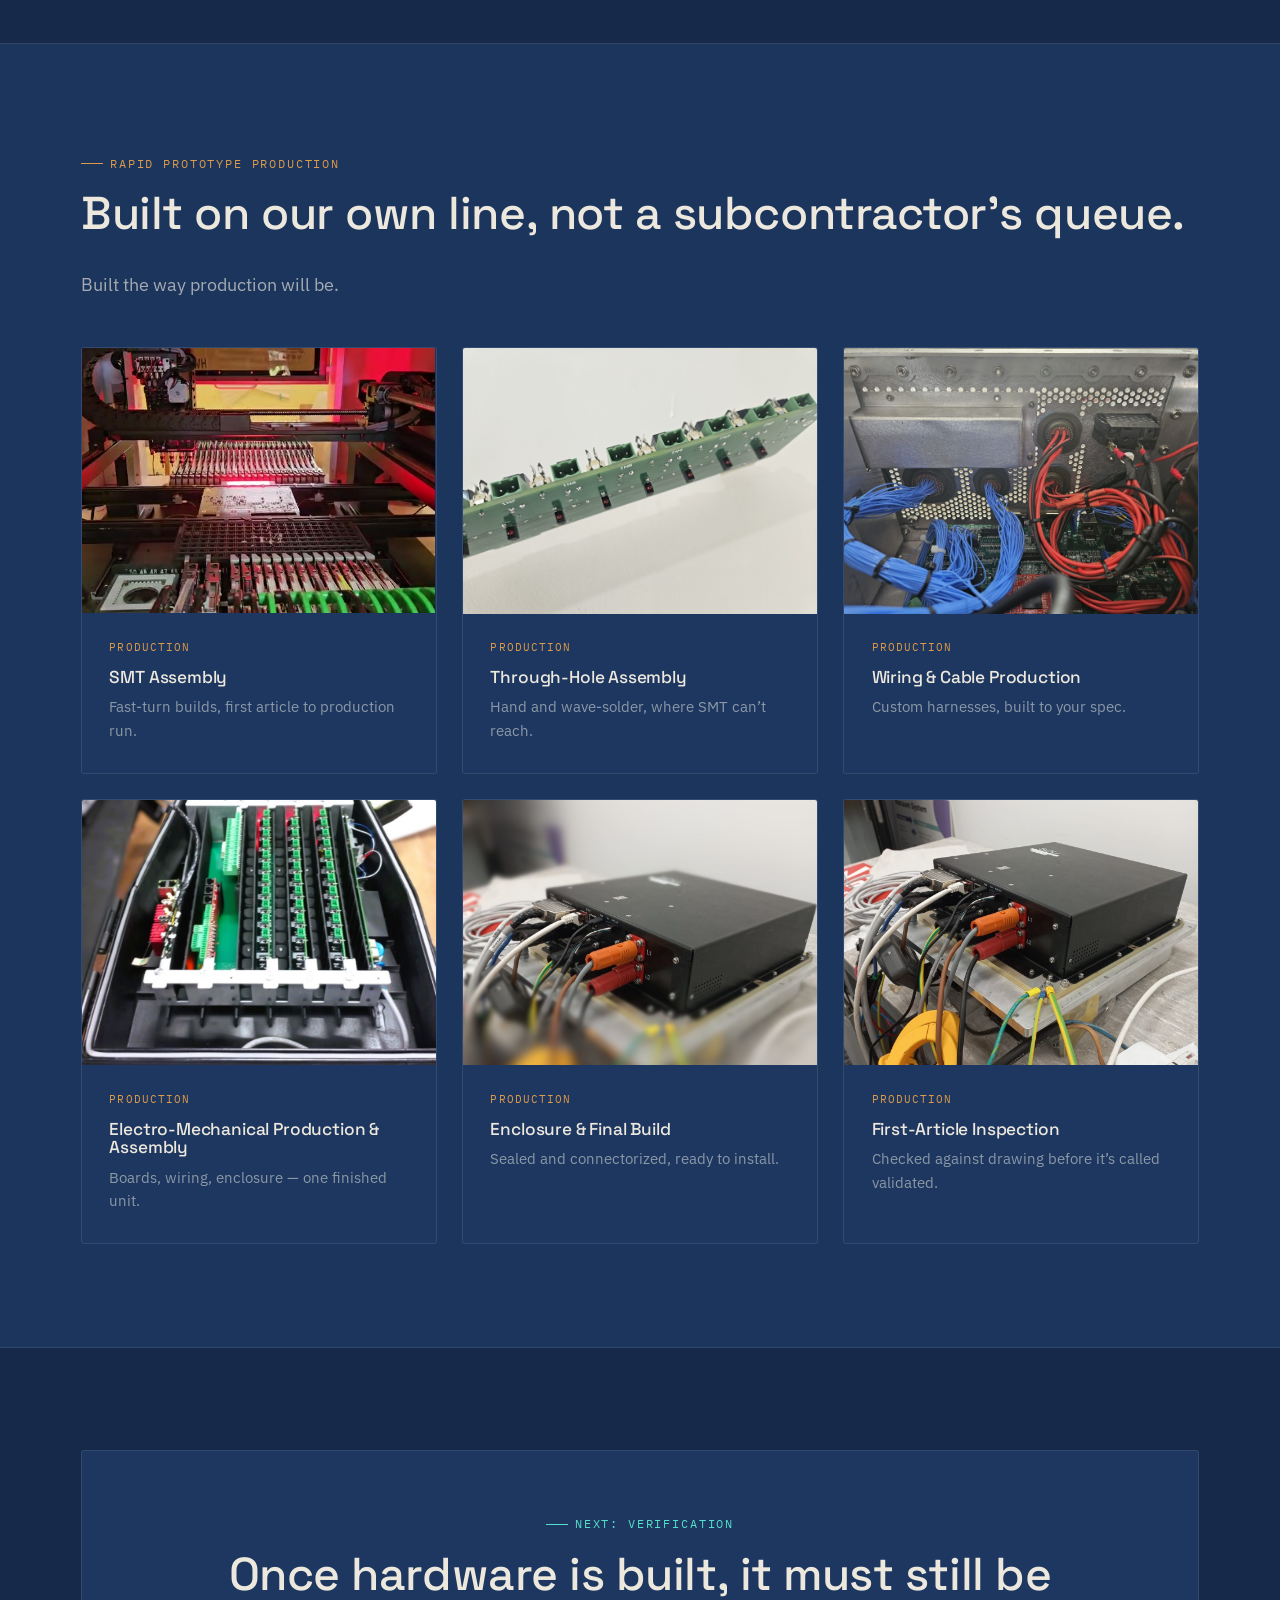
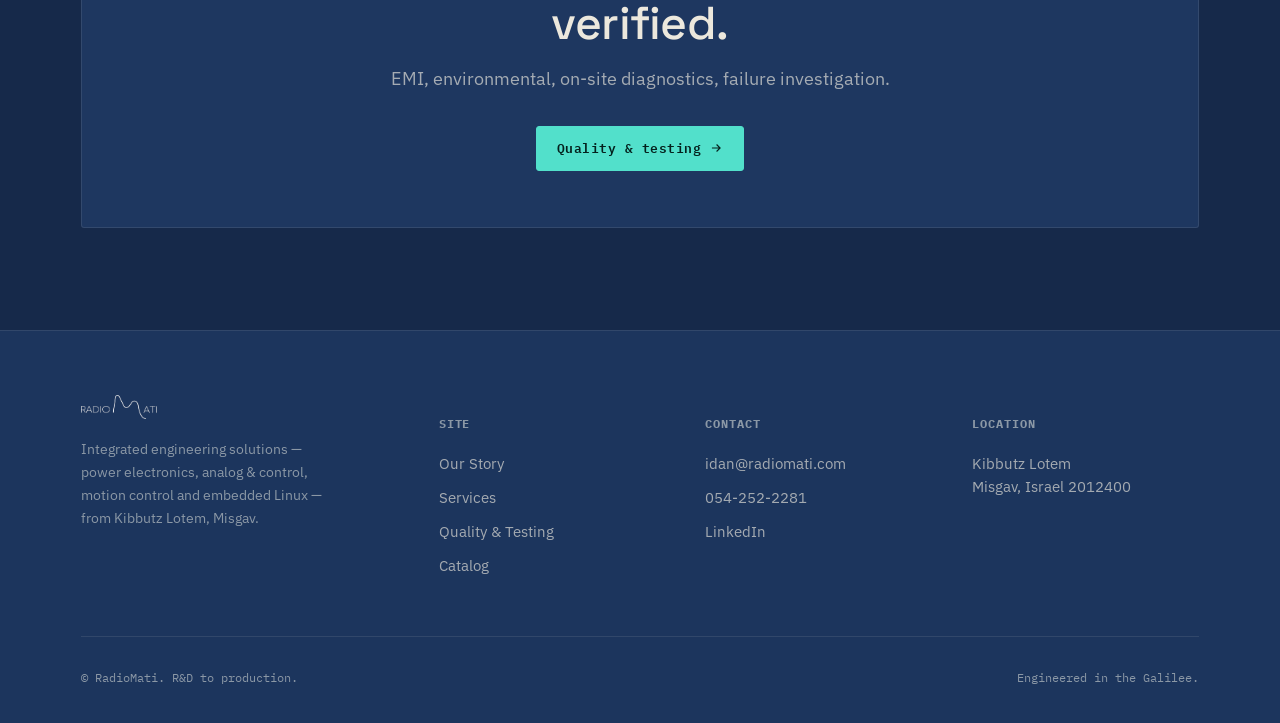
<file: services.html>
<!doctype html>
<html lang="en">
<head>
<meta charset="UTF-8">
<meta name="viewport" content="width=device-width, initial-scale=1.0">
<title>Services — RadioMati</title>
<meta name="description" content="Design services, rapid prototype production, and system integration — power electronics, analog &amp; control, embedded and motion control hardware, built in-house in Misgav.">
<link rel="icon" type="image/png" href="assets/img/mark-light.png">
<link rel="preconnect" href="https://fonts.googleapis.com">
<link rel="preconnect" href="https://fonts.gstatic.com" crossorigin>
<link href="https://fonts.googleapis.com/css2?family=Space+Grotesk:wght@400;500;600;700&family=IBM+Plex+Sans:wght@400;500;600;700&family=IBM+Plex+Mono:wght@400;500;600&display=swap" rel="stylesheet">
<link rel="stylesheet" href="assets/css/styles.css">
</head>
<body>
<div class="board-backdrop" aria-hidden="true"></div>

<nav class="nav">
  <a href="index.html" class="nav__brand"><img src="assets/img/logo-light.png" alt="RadioMati"></a>
  <div class="nav__links">
    <a href="index.html">Home</a>
    <a href="about.html">Our Story</a>
    <a href="services.html" class="is-active">Services</a>
    <a href="quality.html">Quality &amp; Testing</a>
    <a href="catalog.html">Catalog</a>
    <a href="contact.html">Contact</a>
  </div>
  <a href="contact.html" class="btn btn-primary nav__cta">Contact Us</a>
  <button class="nav__toggle" aria-label="Open menu" aria-expanded="false"><span></span><span></span><span></span></button>
</nav>
<div class="nav__mobile">
  <a href="index.html">Home</a>
  <a href="about.html">Our Story</a>
  <a href="services.html">Services</a>
  <a href="quality.html">Quality &amp; Testing</a>
  <a href="catalog.html">Catalog</a>
  <a href="contact.html">Contact</a>
</div>

<header class="page-head grid-bg">
  <div class="container">
    <span class="eyebrow">What we do</span>
    <h1 class="display mt-1" style="max-width:22ch;">Design services and rapid prototype production.</h1>
  </div>
</header>

<!-- DESIGN SERVICES -->
<section class="section-pad">
  <div class="container">
    <div class="head-row reveal">
      <div>
        <span class="eyebrow">Design services</span>
        <h2 class="display mt-1">Four disciplines that usually show up together.</h2>
      </div>
    </div>

    <div class="three-col reveal">
      <div class="card">
        <div class="card__media"><img src="assets/img/chip-nxp-imx8m.jpg" alt="NXP i.MX 8M Nano embedded processor" loading="lazy"></div>
        <div class="card__body">
          <span class="card__tag">Design service</span>
          <h3>Computing &amp; Embedded Systems</h3>
          <p>Schematic to bring-up — boards, drivers, application code.</p>
        </div>
      </div>
      <div class="card">
        <div class="card__media"><img src="assets/img/test-tvac-chamber.jpg" alt="Instrument assembly mounted inside a thermal-vacuum chamber for environmental testing" loading="lazy"></div>
        <div class="card__body">
          <span class="card__tag">Design service</span>
          <h3>Special Environments <span style="color:var(--fog); font-weight:400;">(Harsh / Medical)</span></h3>
          <p>Built for shock, vibration, heat — or medical-grade constraints.</p>
        </div>
      </div>
      <div class="card">
        <div class="card__media"><img src="assets/img/lab-scope-trace.jpg" alt="Oscilloscope capture of a power-stage waveform" loading="lazy"></div>
        <div class="card__body">
          <span class="card__tag">Design service</span>
          <h3>Power &amp; System Engineering</h3>
          <p>Converters and system architecture, designed to the load.</p>
        </div>
      </div>
      <div class="card">
        <div class="card__media"><img src="assets/img/chart-bode-plot.jpg" alt="Bode plot from a control-loop measurement" loading="lazy"></div>
        <div class="card__body">
          <span class="card__tag">Design service</span>
          <h3>Analog &amp; Control</h3>
          <p>Signal chains and control loops, bench-verified.</p>
        </div>
      </div>
      <div class="card">
        <div class="card__media"><img src="assets/img/chip-renesas-rz.jpg" alt="Renesas RZ/G2L embedded Linux processor" loading="lazy"></div>
        <div class="card__body">
          <span class="card__tag">Design service</span>
          <h3>Embedded Linux</h3>
          <p>BSP, drivers, application software — one team, both sides.</p>
        </div>
      </div>
      <div class="card">
        <div class="card__media"><img src="assets/img/chip-nxp-imx8qm.jpg" alt="NXP i.MX 8QM embedded applications processor" loading="lazy"></div>
        <div class="card__body">
          <span class="card__tag">Design service</span>
          <h3>Motion Control</h3>
          <p>Motor driver, feedback, and firmware — one system.</p>
        </div>
      </div>
    </div>
  </div>
</section>

<!-- RAPID PROTOTYPE PRODUCTION -->
<section class="section-pad" style="background:var(--ink-2-t); border-top:1px solid var(--line); border-bottom:1px solid var(--line);">
  <div class="container">
    <div class="head-row reveal">
      <div>
        <span class="eyebrow amber">Rapid prototype production</span>
        <h2 class="display mt-1">Built on our own line, not a subcontractor&rsquo;s queue.</h2>
      </div>
      <p class="lede" style="margin:0;">Built the way production will be.</p>
    </div>

    <div class="three-col reveal">
      <div class="card">
        <div class="card__media"><video src="assets/img/craft-smt-placement.mp4" poster="assets/img/craft-smt-placement-poster.jpg" autoplay muted loop playsinline aria-label="Pick-and-place machine placing components on a circuit board"></video></div>
        <div class="card__body">
          <span class="card__tag">Production</span>
          <h3>SMT Assembly</h3>
          <p>Fast-turn builds, first article to production run.</p>
        </div>
      </div>
      <div class="card">
        <div class="card__media"><img src="assets/img/assembly-through-hole.jpg" alt="Through-hole terminal board assembly" loading="lazy"></div>
        <div class="card__body">
          <span class="card__tag">Production</span>
          <h3>Through-Hole Assembly</h3>
          <p>Hand and wave-solder, where SMT can&rsquo;t reach.</p>
        </div>
      </div>
      <div class="card">
        <div class="card__media"><img src="assets/img/assembly-wiring-harness.jpg" alt="Custom wiring harness production" loading="lazy"></div>
        <div class="card__body">
          <span class="card__tag">Production</span>
          <h3>Wiring &amp; Cable Production</h3>
          <p>Custom harnesses, built to your spec.</p>
        </div>
      </div>
      <div class="card">
        <div class="card__media"><img src="assets/img/assembly-electromechanical.jpg" alt="Electro-mechanical assembly inside a sealed enclosure" loading="lazy"></div>
        <div class="card__body">
          <span class="card__tag">Production</span>
          <h3>Electro-Mechanical Production &amp; Assembly</h3>
          <p>Boards, wiring, enclosure — one finished unit.</p>
        </div>
      </div>
      <div class="card">
        <div class="card__media"><img src="assets/img/product-enclosure-1.jpg" alt="Finished sealed electronics enclosure with connectors" loading="lazy"></div>
        <div class="card__body">
          <span class="card__tag">Production</span>
          <h3>Enclosure &amp; Final Build</h3>
          <p>Sealed and connectorized, ready to install.</p>
        </div>
      </div>
      <div class="card">
        <div class="card__media"><img src="assets/img/product-enclosure-2.jpg" alt="Finished electronics unit ready for integration" loading="lazy"></div>
        <div class="card__body">
          <span class="card__tag">Production</span>
          <h3>First-Article Inspection</h3>
          <p>Checked against drawing before it&rsquo;s called validated.</p>
        </div>
      </div>
    </div>
  </div>
</section>

<section class="section-pad">
  <div class="container">
    <div class="card reveal" style="padding:clamp(2.2rem,5vw,3.5rem); text-align:center;">
      <span class="eyebrow" style="justify-content:center;">Next: verification</span>
      <h2 class="display mt-1">Once hardware is built, it must still be verified.</h2>
      <p class="lede mt-1" style="margin-left:auto;margin-right:auto;">EMI, environmental, on-site diagnostics, failure investigation.</p>
      <a href="quality.html" class="btn btn-primary mt-2">Quality &amp; testing
        <svg viewBox="0 0 24 24" stroke="currentColor" stroke-width="2" fill="none"><path d="M5 12h14M13 6l6 6-6 6"/></svg>
      </a>
    </div>
  </div>
</section>

<footer class="site-footer">
  <div class="container">
    <div class="footer-grid">
      <div>
        <img src="assets/img/logo-light.png" alt="RadioMati" style="height:24px; margin-bottom:1.1rem;">
        <p class="text-fog" style="max-width:32ch; font-size:0.9rem;">Integrated engineering solutions — power electronics, analog &amp; control, motion control and embedded Linux — from Kibbutz Lotem, Misgav.</p>
      </div>
      <div>
        <h5>Site</h5>
        <a href="about.html">Our Story</a>
        <a href="services.html">Services</a>
        <a href="quality.html">Quality &amp; Testing</a>
        <a href="catalog.html">Catalog</a>
      </div>
      <div>
        <h5>Contact</h5>
        <a href="mailto:idan@radiomati.com">idan@radiomati.com</a>
        <a href="tel:+972542522281">054-252-2281</a>
        <a href="https://www.linkedin.com/company/radiomati" target="_blank" rel="noopener">LinkedIn</a>
      </div>
      <div>
        <h5>Location</h5>
        <a href="contact.html">Kibbutz Lotem<br>Misgav, Israel 2012400</a>
      </div>
    </div>
    <div class="footer-bottom">
      <span>&copy; RadioMati. R&amp;D to production.</span>
      <span>Engineered in the Galilee.</span>
    </div>
  </div>
</footer>

<script src="assets/js/main.js"></script>
</body>
</html>
</file>
<file: assets/css/styles.css>
/* ==========================================================================
   RadioMati — Design tokens & shared system
   ========================================================================== */

:root {
  /* Surfaces */
  --ink:        #16294a;
  --ink-2:      #1e3760;
  --ink-3:      #274677;
  --ink-4:      #33578f;
  --line:       rgba(236, 232, 221, 0.10);
  --line-strong: rgba(236, 232, 221, 0.19);

  /* Translucent surfaces — let the board backdrop show through full-bleed sections */
  --ink-t:      rgba(22, 41, 74, 0.88);
  --ink-2-t:    rgba(30, 55, 96, 0.88);
  --ink-3-t:    rgba(39, 70, 119, 0.88);

  /* Text */
  --bone:       #ece8dd;
  --bone-dim:   rgba(236, 232, 221, 0.66);
  --fog:        #8b98a6;

  /* Accents */
  --signal:     #52e0cb;   /* modern precision — cyan scope trace */
  --signal-ink: #04211d;
  --signal-dim: rgba(82, 224, 203, 0.14);
  --heritage:   #dd9a49;   /* craft / heritage — copper & CRT phosphor */
  --heritage-dim: rgba(221, 154, 73, 0.16);
  --danger:     #e2694f;

  /* Type */
  --font-display: 'Space Grotesk', 'Arial Narrow', sans-serif;
  --font-body:    'IBM Plex Sans', -apple-system, 'Segoe UI', sans-serif;
  --font-mono:    'IBM Plex Mono', 'SFMono-Regular', Consolas, monospace;

  /* Layout */
  --max: 1220px;
  --gutter: clamp(1.25rem, 4vw, 3.5rem);
  --radius: 3px;
}

/* ---- Reset ---- */
*, *::before, *::after { box-sizing: border-box; }
html { scroll-behavior: smooth; background: var(--ink); }
@media (prefers-reduced-motion: reduce) {
  html { scroll-behavior: auto; }
  *, *::before, *::after { animation-duration: 0.001ms !important; animation-iteration-count: 1 !important; transition-duration: 0.001ms !important; scroll-behavior: auto !important; }
}
/* One continuous circuit board fixed behind the entire site */
.board-backdrop {
  position: fixed;
  inset: 0;
  z-index: -1;
  background-color: var(--ink);
  background-image: url("../img/pattern-circuit.svg");
  background-size: cover;
  background-position: center center;
  background-repeat: no-repeat;
}
@media (max-width: 760px) {
  /* fixed backgrounds are unreliable on mobile browsers — let it scroll with the page instead */
  .board-backdrop { position: absolute; height: 100%; }
}

body {
  margin: 0;
  background: transparent;
  color: var(--bone);
  font-family: var(--font-body);
  font-size: 16px;
  line-height: 1.6;
  -webkit-font-smoothing: antialiased;
}
img { max-width: 100%; display: block; }
a { color: inherit; }
h1, h2, h3, h4 { font-family: var(--font-display); font-weight: 500; line-height: 1.08; margin: 0; letter-spacing: -0.01em; }
p { margin: 0; }
ul { margin: 0; padding: 0; list-style: none; }
button { font-family: inherit; }

:focus-visible {
  outline: 2px solid var(--signal);
  outline-offset: 3px;
}

/* These sections sit over the global board backdrop (see .board-backdrop) —
   .grid-bg just adds a legibility scrim so text never fights the traces underneath. */
.grid-bg {
  position: relative;
}
.grid-bg::before {
  content: "";
  position: absolute;
  inset: 0;
  background: linear-gradient(180deg, rgba(22,41,74,0.4) 0%, rgba(22,41,74,0.58) 45%, rgba(22,41,74,0.3) 100%);
  pointer-events: none;
}
.grid-bg > .container { position: relative; z-index: 1; }
.grid-bg.oops > * { position: relative; z-index: 1; }

/* ---- Type scale ---- */
.eyebrow {
  font-family: var(--font-mono);
  font-size: 0.72rem;
  letter-spacing: 0.16em;
  text-transform: uppercase;
  color: var(--signal);
  display: inline-flex;
  align-items: center;
  gap: 0.6em;
}
.eyebrow::before {
  content: "";
  width: 22px;
  height: 1px;
  background: currentColor;
  display: inline-block;
}
.eyebrow.amber { color: var(--heritage); }

h1.display { font-size: clamp(2.6rem, 5.4vw, 4.6rem); }
h2.display { font-size: clamp(2rem, 3.6vw, 3rem); }
h3.display { font-size: clamp(1.3rem, 2vw, 1.6rem); }

.lede {
  font-size: clamp(1.05rem, 1.4vw, 1.25rem);
  color: var(--bone-dim);
  max-width: 46ch;
}

.container { max-width: var(--max); margin: 0 auto; padding-left: var(--gutter); padding-right: var(--gutter); }

section { position: relative; }
.section-pad { padding: clamp(3.5rem, 8vw, 7rem) 0; }

/* ---- Buttons ---- */
.btn {
  display: inline-flex;
  align-items: center;
  gap: 0.6em;
  font-family: var(--font-mono);
  font-size: 0.82rem;
  letter-spacing: 0.04em;
  text-decoration: none;
  padding: 0.85em 1.5em;
  border-radius: var(--radius);
  border: 1px solid var(--line-strong);
  transition: border-color 0.2s ease, background 0.2s ease, transform 0.2s ease, box-shadow 0.2s ease;
  white-space: nowrap;
}
.btn:hover { transform: translateY(-1px); }
.btn-primary {
  background: var(--signal);
  border-color: var(--signal);
  color: var(--signal-ink);
  font-weight: 600;
}
.btn-primary:hover { background: #6ee9d6; box-shadow: 0 0 0 5px var(--signal-dim); }
.btn-ghost {
  background: transparent;
  color: var(--bone);
}
.btn-ghost:hover { border-color: var(--signal); color: var(--signal); box-shadow: 0 0 0 5px var(--signal-dim); }
.btn svg { width: 14px; height: 14px; }

/* ---- Nav ---- */
.nav {
  position: fixed;
  inset: 0 0 auto 0;
  z-index: 100;
  padding: 1.1rem var(--gutter);
  display: flex;
  align-items: center;
  justify-content: space-between;
  background: transparent;
  border-bottom: 1px solid transparent;
  transition: background 0.3s ease, border-color 0.3s ease, padding 0.3s ease;
}
.nav.is-scrolled {
  background: rgba(22, 41, 74, 0.86);
  backdrop-filter: blur(10px);
  border-color: var(--line);
  padding-top: 0.8rem;
  padding-bottom: 0.8rem;
}
.nav__brand { display: flex; align-items: center; gap: 0.6rem; text-decoration: none; }
.nav__brand img { height: 22px; width: auto; }
.nav__links { display: flex; align-items: center; gap: 2.1rem; }
.nav__links a {
  font-family: var(--font-mono);
  font-size: 0.8rem;
  letter-spacing: 0.05em;
  text-decoration: none;
  color: var(--bone-dim);
  position: relative;
  padding: 0.3em 0;
}
.nav__links a::after {
  content: "";
  position: absolute; left: 0; right: 100%; bottom: -2px;
  height: 1px; background: var(--signal);
  transition: right 0.25s ease;
}
.nav__links a:hover, .nav__links a.is-active { color: var(--bone); }
.nav__links a:hover::after, .nav__links a.is-active::after { right: 0; }
.nav__cta { display: none; }
@media (min-width: 900px) { .nav__cta { display: inline-flex; } }

.nav__toggle {
  display: flex; flex-direction: column; gap: 5px;
  background: none; border: none; cursor: pointer; padding: 8px;
  z-index: 101;
}
.nav__toggle span { width: 22px; height: 1px; background: var(--bone); transition: transform 0.25s ease, opacity 0.25s ease; }
.nav__toggle.is-open span:nth-child(1) { transform: translateY(6px) rotate(45deg); }
.nav__toggle.is-open span:nth-child(2) { opacity: 0; }
.nav__toggle.is-open span:nth-child(3) { transform: translateY(-6px) rotate(-45deg); }
@media (min-width: 900px) { .nav__toggle { display: none; } }

.nav__links { display: none; }
@media (min-width: 900px) { .nav__links { display: flex; } }

.nav__mobile {
  position: fixed; inset: 0; z-index: 99;
  background: var(--ink-2-t);
  backdrop-filter: blur(8px);
  display: flex; flex-direction: column; align-items: center; justify-content: center; gap: 2rem;
  transform: translateY(-100%);
  transition: transform 0.35s ease;
}
.nav__mobile.is-open { transform: translateY(0); }
.nav__mobile a { font-family: var(--font-display); font-size: 1.7rem; text-decoration: none; color: var(--bone); }
@media (min-width: 900px) { .nav__mobile { display: none; } }

/* ---- Hero waveform ---- */
.hero {
  min-height: 100vh;
  display: flex;
  align-items: center;
  padding-top: 8rem;
  padding-bottom: 4rem;
  position: relative;
  overflow: hidden;
}
.hero__bg {
  position: absolute; inset: 0;
  background: linear-gradient(180deg, rgba(22,41,74,0.4) 0%, rgba(22,41,74,0.82) 62%, var(--ink) 100%), var(--ink);
}
.hero__bg img { width: 100%; height: 100%; object-fit: cover; opacity: 0.52; filter: grayscale(8%) saturate(1.2) contrast(1.08) brightness(1.04); }
.hero__glow {
  position: absolute; inset: 0; z-index: 1; pointer-events: none;
  background:
    radial-gradient(560px circle at 18% 28%, var(--signal-dim), transparent 62%),
    radial-gradient(480px circle at 82% 78%, var(--heritage-dim), transparent 65%);
  animation: ambient-breathe 9s ease-in-out infinite;
}
@keyframes ambient-breathe { 0%, 100% { opacity: 0.7; } 50% { opacity: 1; } }
@media (prefers-reduced-motion: reduce) { .hero__glow { animation: none; opacity: 0.85; } }
.hero__inner { position: relative; z-index: 2; }
.hero__inner .lede { color: var(--bone); text-shadow: 0 2px 14px rgba(0,0,0,0.6), 0 1px 4px rgba(0,0,0,0.7); }
.hero__meta div { text-shadow: 0 1px 6px rgba(0,0,0,0.6); }
.hero h1 { text-shadow: 0 2px 18px rgba(0,0,0,0.5); }
.hero__wave { width: min(680px, 92vw); margin: 1.6rem 0 2rem; overflow: visible; }
.hero__wave path {
  fill: none;
  stroke: var(--signal);
  stroke-width: 2;
  stroke-linecap: round;
  stroke-dasharray: 1400;
  stroke-dashoffset: 1400;
  animation: draw 2.1s cubic-bezier(.16,.84,.44,1) 0.3s forwards;
}
.hero__wave .pulse {
  stroke: #f2fffb;
  stroke-width: 4;
  stroke-dasharray: 26 2000;
  stroke-dashoffset: 0;
  filter: drop-shadow(0 0 5px #fff) drop-shadow(0 0 12px var(--signal));
  opacity: 0;
  animation: none, pulse-travel 4s linear 2.4s infinite;
}
@media (prefers-reduced-motion: reduce) {
  .hero__wave path { animation: none; stroke-dashoffset: 0; }
  .hero__wave .pulse { display: none; }
}
@keyframes draw { to { stroke-dashoffset: 0; } }
@keyframes pulse-travel {
  0%   { stroke-dashoffset: 0;     opacity: 0; }
  4%   { opacity: 1; }
  34%  { stroke-dashoffset: -950;  opacity: 1; }
  40%  { stroke-dashoffset: -950;  opacity: 0; }
  100% { stroke-dashoffset: -950;  opacity: 0; }
}
.hero__actions { display: flex; gap: 1rem; flex-wrap: wrap; margin-top: 2.2rem; }
.hero__meta { margin-top: 3.5rem; display: flex; gap: 2.5rem; flex-wrap: wrap; }
.hero__meta div { font-family: var(--font-mono); font-size: 0.78rem; color: var(--bone); }
.hero__meta strong { display: block; color: var(--bone); font-size: 1rem; font-family: var(--font-body); font-weight: 600; margin-top: 0.2rem; }

/* ---- Partner / client logo bar ---- */
.partners { display: flex; align-items: center; gap: 2rem; flex-wrap: wrap; }
.partners__label { font-family: var(--font-mono); font-size: 0.72rem; letter-spacing: 0.14em; text-transform: uppercase; color: var(--fog); white-space: nowrap; }
.partners__row { display: flex; align-items: center; gap: clamp(2rem, 5vw, 3.5rem); flex-wrap: wrap; flex: 1; }
.partners__row img {
  height: clamp(20px, 2.6vw, 28px);
  width: auto;
  opacity: 0.75;
  filter: grayscale(100%) brightness(1.6);
  transition: opacity 0.2s ease, filter 0.2s ease;
}
.partners__row img:hover { opacity: 1; filter: grayscale(0%) brightness(1) sepia(1) hue-rotate(130deg) saturate(3); }
.partners__row img.partners__mark--color { opacity: 0.92; filter: none; }
.partners__row img.partners__mark--color:hover { opacity: 1; filter: brightness(1.08); }
.partners__mark {
  display: inline-flex;
  align-items: center;
  gap: 0.55rem;
  font-family: var(--font-display);
  font-size: clamp(0.95rem, 1.4vw, 1.1rem);
  font-weight: 600;
  color: var(--bone-dim);
  opacity: 0.85;
  transition: color 0.2s ease;
}
.partners__mark img { height: clamp(22px, 2.8vw, 30px); opacity: 1; filter: grayscale(100%) brightness(1.6); }
.partners__mark:hover { color: var(--signal); }

/* Page header for interior pages (no full hero) */
.page-head {
  padding: 9.5rem 0 3.5rem;
  border-bottom: 1px solid var(--line);
}
.page-head p.lede { margin-top: 1.1rem; }

/* ---- Capability grid ---- */
.grid-4 { display: grid; grid-template-columns: repeat(auto-fit, minmax(220px, 1fr)); gap: 1px; background: var(--line); border: 1px solid var(--line); }
.cap {
  background: var(--ink-t);
  padding: 2.2rem 1.8rem;
  transition: background 0.25s ease;
}
.cap:hover { background: var(--ink-3-t); }
.cap__icon { width: 34px; height: 34px; color: var(--signal); margin-bottom: 1.4rem; transition: filter 0.25s ease, transform 0.25s ease; }
.cap:hover .cap__icon { filter: drop-shadow(0 0 6px var(--signal-dim)); transform: translateY(-2px); }
.cap__icon svg { width: 100%; height: 100%; }
.cap h3 { font-size: 1.05rem; margin-bottom: 0.5rem; }
.cap p { color: var(--fog); font-size: 0.92rem; }

/* ---- Process rail ---- */
.rail { display: grid; grid-template-columns: repeat(4, 1fr); gap: 0; position: relative; margin-top: 3rem; }
.rail::before {
  content: "";
  position: absolute; top: 11px; left: 0; right: 0; height: 1px;
  background: repeating-linear-gradient(90deg, var(--line-strong) 0 8px, transparent 8px 16px);
}
.rail__step { padding-right: 1.5rem; }
.rail__dot { width: 23px; height: 23px; border-radius: 50%; background: var(--ink); border: 1px solid var(--signal); color: var(--signal); font-family: var(--font-mono); font-size: 0.65rem; display: flex; align-items: center; justify-content: center; margin-bottom: 1.3rem; position: relative; z-index: 1; }
.rail__step h4 { font-family: var(--font-mono); font-size: 0.78rem; letter-spacing: 0.08em; text-transform: uppercase; color: var(--bone); margin-bottom: 0.6rem; }
.rail__step p { color: var(--fog); font-size: 0.88rem; }
@media (max-width: 760px) {
  .rail { grid-template-columns: 1fr; gap: 2rem; }
  .rail::before { top: 0; bottom: 0; left: 11px; right: auto; width: 1px; height: auto; background: repeating-linear-gradient(180deg, var(--line-strong) 0 8px, transparent 8px 16px); }
  .rail__step { padding-right: 0; padding-left: 2.4rem; }
  .rail__dot { position: absolute; left: 0; }
  .rail__step { position: relative; }
}

/* ---- Cards ---- */
.card {
  background: var(--ink-2);
  border: 1px solid var(--line);
  border-radius: var(--radius);
  overflow: hidden;
  transition: border-color 0.25s ease, box-shadow 0.25s ease;
}
.card:hover { border-color: var(--line-strong); box-shadow: 0 8px 28px -12px rgba(82, 224, 203, 0.25); }
.card__media { aspect-ratio: 4/3; overflow: hidden; }
.card__media img { width: 100%; height: 100%; object-fit: cover; transition: transform 0.5s ease; }
.card:hover .card__media img { transform: scale(1.045); }
.card__media video { width: 100%; height: 100%; object-fit: cover; display: block; }
.card__media.card__media--icon {
  display: flex; align-items: center; justify-content: center;
  background: radial-gradient(circle at 30% 30%, var(--ink-4), var(--ink-3));
}
.card__media--icon svg { width: 34%; height: 34%; color: var(--signal); opacity: 0.9; transition: transform 0.5s ease; }
.card:hover .card__media--icon svg { transform: scale(1.08); }
.card__body { padding: 1.6rem 1.7rem 1.9rem; }
.card__body h3 { font-size: 1.08rem; margin-bottom: 0.55rem; }
.card__body p { color: var(--fog); font-size: 0.92rem; }
.card__tag { font-family: var(--font-mono); font-size: 0.68rem; letter-spacing: 0.1em; text-transform: uppercase; color: var(--heritage); margin-bottom: 0.7rem; display: block; }

/* ---- Section heading row ---- */
.head-row { display: flex; justify-content: space-between; align-items: flex-end; gap: 2rem; margin-bottom: 3rem; flex-wrap: wrap; }

/* ---- Divider trace ---- */
.trace-divider { width: 100%; height: 34px; opacity: 0.5; margin: 0.5rem 0; }
.trace-divider path { fill: none; stroke: var(--line-strong); stroke-width: 1.5; }

/* ---- Heritage split ---- */
.split { display: grid; grid-template-columns: 1fr; gap: 3rem; align-items: center; }
@media (min-width: 880px) { .split { grid-template-columns: 1.05fr 0.95fr; gap: 4.5rem; } }
.split img { border-radius: var(--radius); filter: sepia(18%) saturate(85%) brightness(0.92); }
.split.reverse { direction: rtl; }
.split.reverse > * { direction: ltr; }

/* ---- Quote / pull ---- */
.pull {
  font-family: var(--font-display);
  font-size: clamp(1.3rem, 2.6vw, 1.9rem);
  line-height: 1.4;
  color: var(--bone);
  border-left: 2px solid var(--heritage);
  padding-left: 1.6rem;
}
.pull cite { display: block; font-family: var(--font-mono); font-size: 0.78rem; color: var(--fog); font-style: normal; margin-top: 1.2rem; }

/* ---- Stat strip ---- */
.stats { display: grid; grid-template-columns: repeat(auto-fit, minmax(150px,1fr)); gap: 2rem; }
.stat strong { font-family: var(--font-display); font-size: 2.2rem; color: var(--signal); display: block; }
.stat span { font-family: var(--font-mono); font-size: 0.76rem; color: var(--fog); text-transform: uppercase; letter-spacing: 0.06em; }

/* ---- Timeline (about page) ---- */
.timeline { display: flex; flex-direction: column; gap: 0; border-left: 1px solid var(--line-strong); margin-left: 8px; }
.timeline__item { position: relative; padding: 0 0 3rem 2.6rem; }
.timeline__item:last-child { padding-bottom: 0; }
.timeline__item::before { content: ""; position: absolute; left: -5px; top: 4px; width: 9px; height: 9px; border-radius: 50%; background: var(--ink); border: 1px solid var(--heritage); }
.timeline__item .eyebrow { margin-bottom: 0.6rem; }
.timeline__item h3 { margin-bottom: 0.5rem; font-size: 1.15rem; }
.timeline__item p { color: var(--fog); max-width: 60ch; }

/* ---- Gallery / lightbox ---- */
.gallery { display: grid; grid-template-columns: repeat(auto-fill, minmax(230px, 1fr)); gap: 1.1rem; }
.gallery__item {
  cursor: zoom-in;
  border: 1px solid var(--line);
  border-radius: var(--radius);
  overflow: hidden;
  aspect-ratio: 1;
  position: relative;
  background: var(--ink-2);
}
.gallery__item img { width: 100%; height: 100%; object-fit: cover; transition: transform 0.4s ease; }
.gallery__item:hover img { transform: scale(1.06); }
.gallery__item .cap-label {
  position: absolute; left: 0; right: 0; bottom: 0;
  background: linear-gradient(0deg, rgba(0,0,0,0.75), transparent);
  padding: 1.6rem 0.9rem 0.7rem;
  font-family: var(--font-mono); font-size: 0.7rem; color: var(--bone);
  letter-spacing: 0.03em;
}
.lightbox {
  position: fixed; inset: 0; z-index: 200;
  background: rgba(8,15,27,0.94);
  display: none;
  align-items: center; justify-content: center;
  padding: 4rem 1.5rem;
}
.lightbox.is-open { display: flex; }
.lightbox img { max-width: min(1100px, 100%); max-height: 82vh; object-fit: contain; border: 1px solid var(--line-strong); }
.lightbox figcaption { text-align: center; margin-top: 1rem; font-family: var(--font-mono); font-size: 0.8rem; color: var(--fog); }
.lightbox__close, .lightbox__nav {
  position: absolute; background: none; border: 1px solid var(--line-strong); color: var(--bone);
  cursor: pointer; border-radius: 50%; width: 44px; height: 44px; display: flex; align-items: center; justify-content: center;
}
.lightbox__close { top: 1.5rem; right: 1.5rem; }
.lightbox__nav.prev { left: 1.5rem; top: 50%; transform: translateY(-50%); }
.lightbox__nav.next { right: 1.5rem; top: 50%; transform: translateY(-50%); }
.lightbox__close:hover, .lightbox__nav:hover { border-color: var(--signal); color: var(--signal); }

/* ---- Filter tabs (work page) ---- */
.filters { display: flex; gap: 0.6rem; flex-wrap: wrap; margin-bottom: 2.6rem; }
.filters button {
  font-family: var(--font-mono); font-size: 0.75rem; letter-spacing: 0.04em;
  background: none; border: 1px solid var(--line-strong); color: var(--fog);
  padding: 0.55em 1.1em; border-radius: 100px; cursor: pointer; transition: all 0.2s ease;
}
.filters button:hover { color: var(--bone); border-color: var(--bone-dim); }
.filters button.is-active { background: var(--signal); border-color: var(--signal); color: var(--signal-ink); font-weight: 600; }

/* ---- Reveal on scroll ---- */
.reveal { opacity: 0; transform: translateY(18px); transition: opacity 0.7s ease, transform 0.7s ease; }
.reveal.is-visible { opacity: 1; transform: none; }
@media (prefers-reduced-motion: reduce) { .reveal { opacity: 1; transform: none; } }

/* ---- Footer ---- */
.site-footer {
  border-top: 1px solid var(--line);
  padding: 4rem 0 2.2rem;
  background: var(--ink-2-t);
}
.footer-grid { display: grid; grid-template-columns: 1.4fr 1fr 1fr 1fr; gap: 2.5rem; margin-bottom: 3rem; }
@media (max-width: 780px) { .footer-grid { grid-template-columns: 1fr 1fr; } }
.footer-grid h5 { font-family: var(--font-mono); font-size: 0.74rem; text-transform: uppercase; letter-spacing: 0.08em; color: var(--fog); margin-bottom: 1.1rem; }
.footer-grid a { display: block; color: var(--bone-dim); text-decoration: none; font-size: 0.92rem; margin-bottom: 0.65rem; }
.footer-grid a:hover { color: var(--signal); }
.footer-bottom { display: flex; justify-content: space-between; align-items: center; flex-wrap: wrap; gap: 1rem; padding-top: 2rem; border-top: 1px solid var(--line); font-family: var(--font-mono); font-size: 0.74rem; color: var(--fog); }
.badge {
  display: inline-flex; align-items: center; gap: 0.5em;
  border: 1px solid var(--line-strong); border-radius: 100px; padding: 0.4em 0.9em;
  font-family: var(--font-mono); font-size: 0.7rem; color: var(--fog);
}
.badge::before { content: ""; width: 6px; height: 6px; border-radius: 50%; background: var(--signal); box-shadow: 0 0 0 3px var(--signal-dim); }

/* ---- Form ---- */
.form-grid { display: grid; grid-template-columns: 1fr 1fr; gap: 1.4rem; }
@media (max-width: 700px) { .form-grid { grid-template-columns: 1fr; } }
.field { display: flex; flex-direction: column; gap: 0.5rem; }
.field.full { grid-column: 1 / -1; }
.field label { font-family: var(--font-mono); font-size: 0.72rem; text-transform: uppercase; letter-spacing: 0.06em; color: var(--fog); }
.field input, .field textarea, .field select {
  background: var(--ink-3); border: 1px solid var(--line-strong); border-radius: var(--radius);
  color: var(--bone); padding: 0.85em 1em; font-family: var(--font-body); font-size: 0.96rem;
  transition: border-color 0.2s ease;
}
.field input:focus, .field textarea:focus, .field select:focus { border-color: var(--signal); outline: none; }
.field textarea { resize: vertical; min-height: 130px; }

/* ---- Misc utility ---- */
.two-col { display: grid; grid-template-columns: 1fr; gap: 2.4rem; }
@media (min-width: 780px) { .two-col { grid-template-columns: repeat(2, 1fr); } }
.three-col { display: grid; grid-template-columns: 1fr; gap: 1.6rem; }
@media (min-width: 700px) { .three-col { grid-template-columns: repeat(3, 1fr); } }
.mt-1{margin-top:1rem}.mt-2{margin-top:2rem}.mt-3{margin-top:3rem}
.text-fog{color:var(--fog)}
.map-frame { border: 1px solid var(--line-strong); border-radius: var(--radius); overflow: hidden; filter: grayscale(25%) brightness(0.92) contrast(1.05); }
.map-frame iframe { display: block; width: 100%; height: 340px; border: 0; }
</file>
